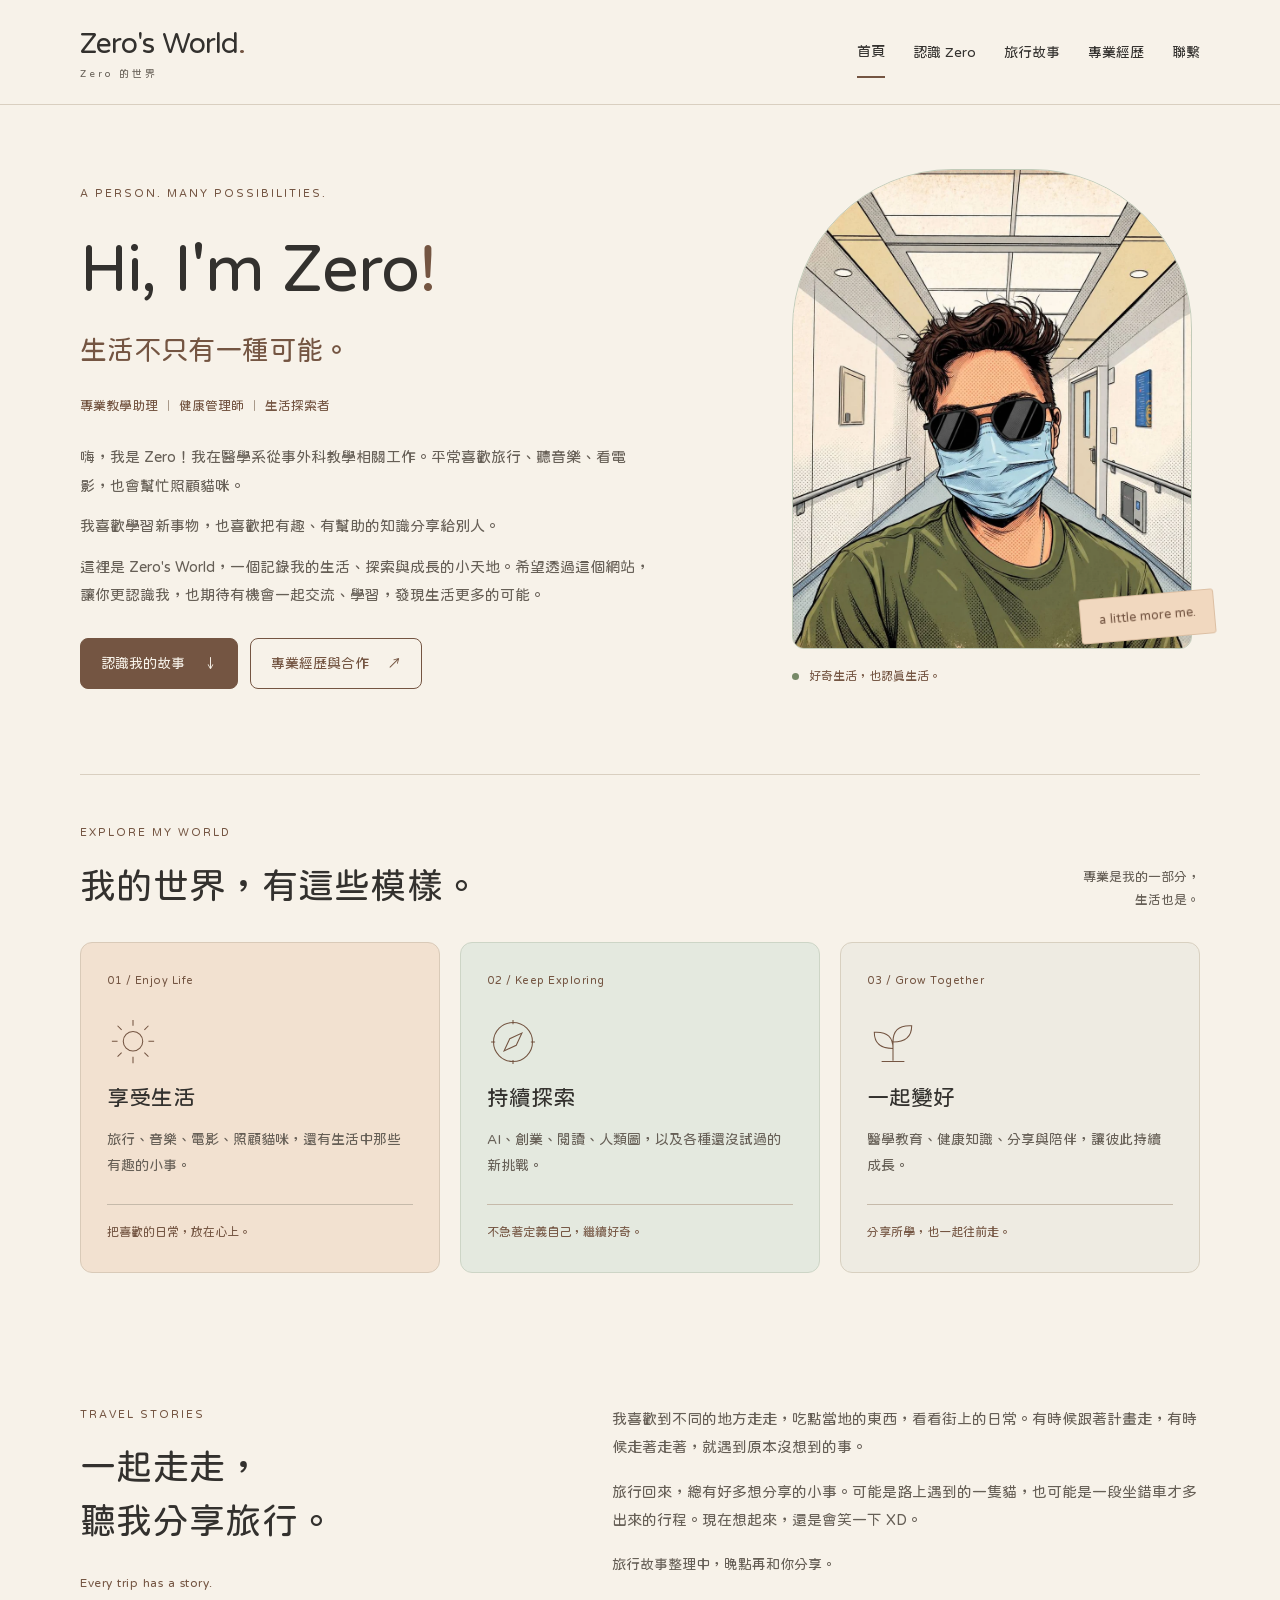
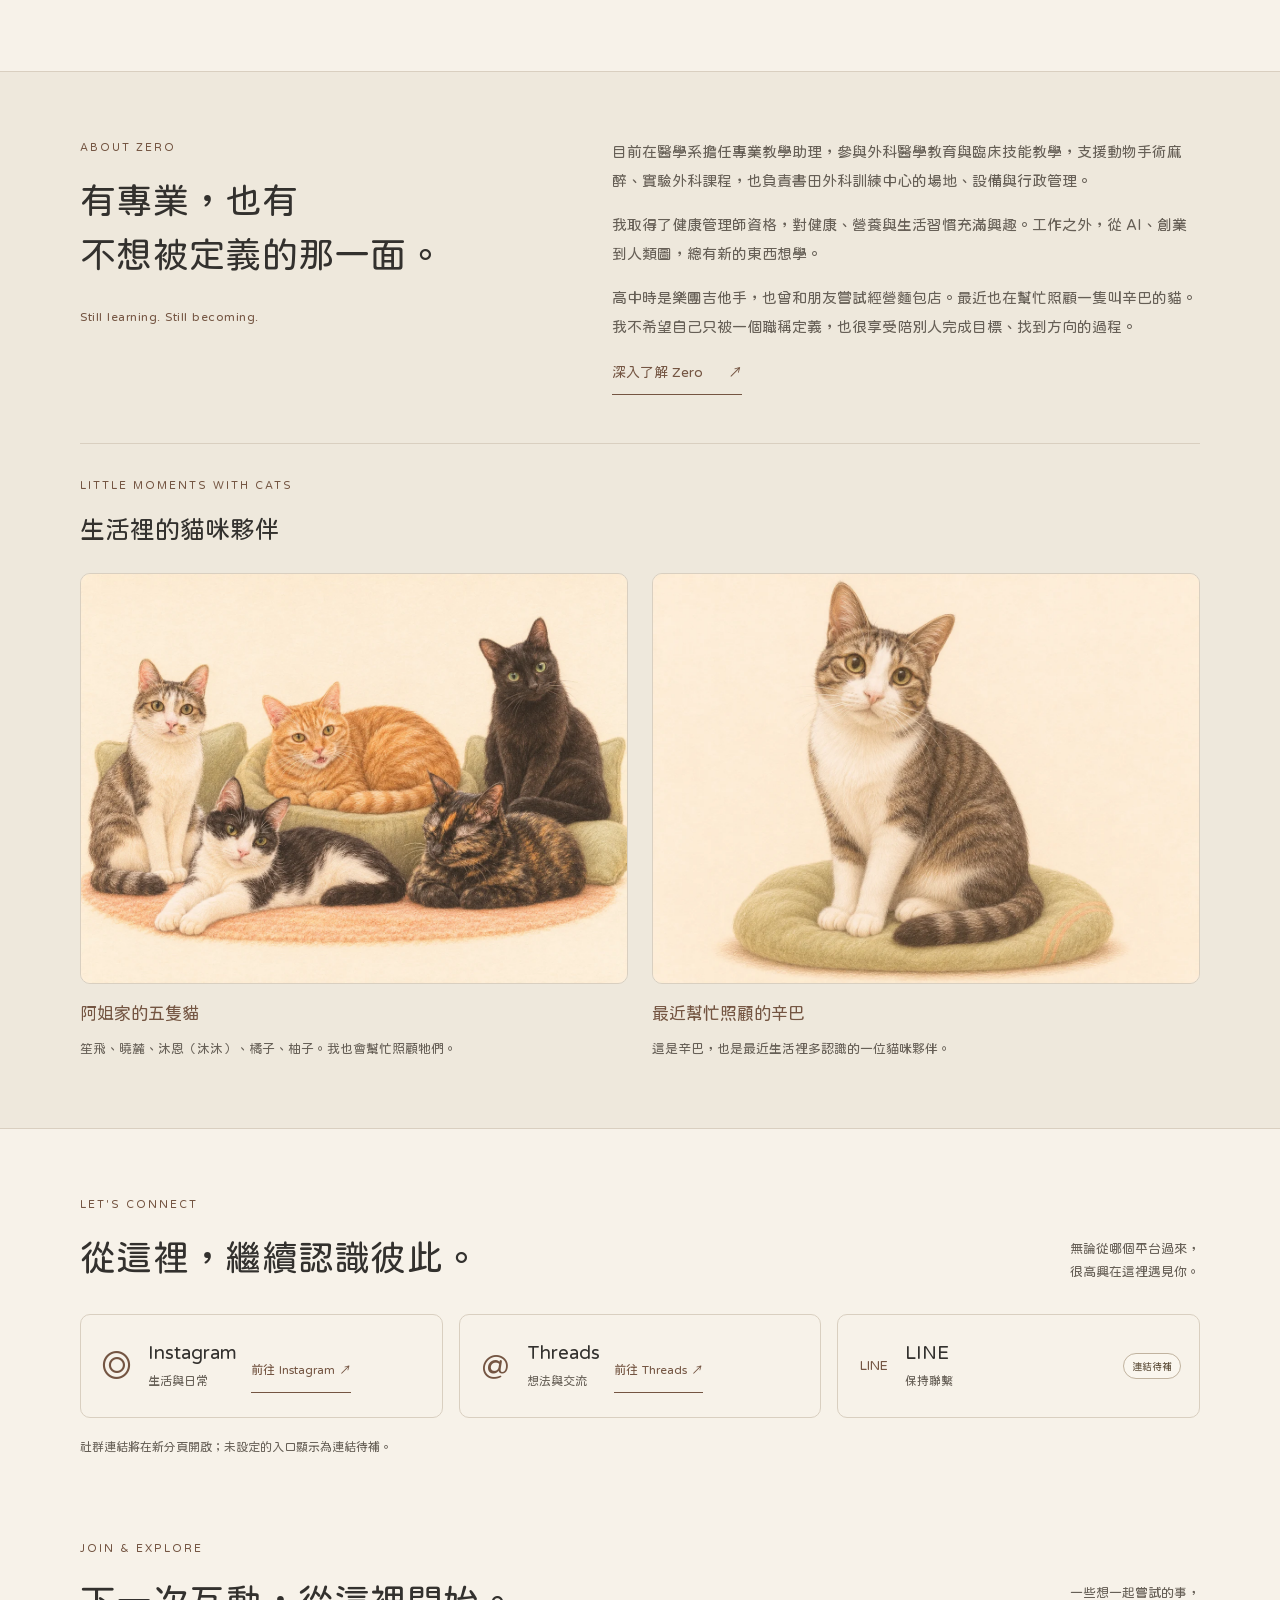
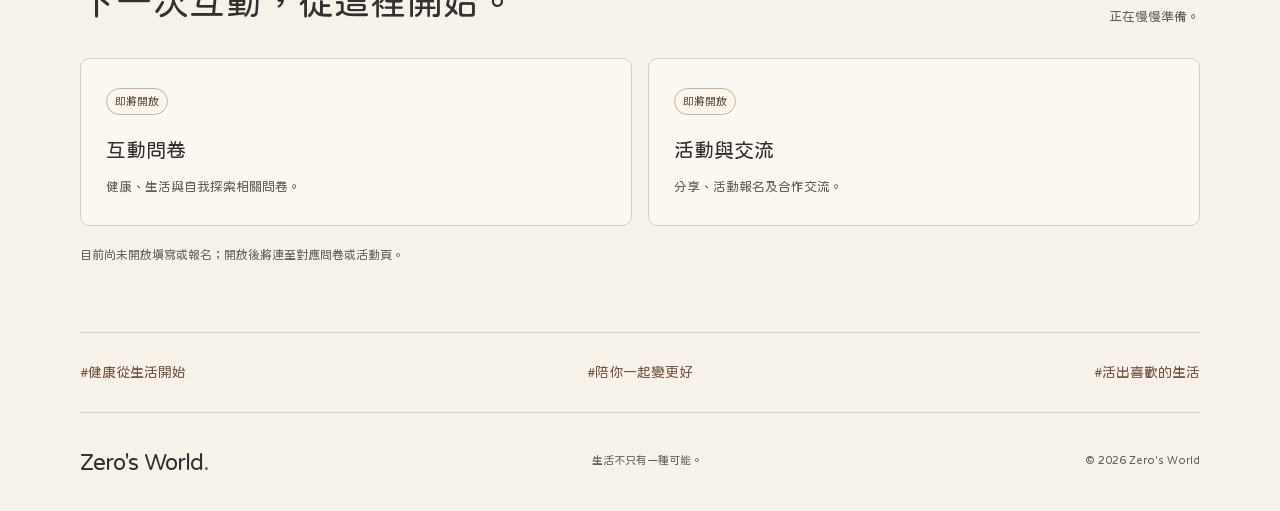
<file: index.html>
<!doctype html>
<html lang="zh-Hant"><head><meta charset="utf-8"><meta name="google-site-verification" content="SRLEIepvui5vZHTtfPM5VGub_wj83HuD4tlv1MhJq-g" /><meta name="viewport" content="width=device-width,initial-scale=1"><meta name="description" content="嗨，我是 Zero！專業教學助理、健康管理師與生活探索者。認識我的生活、專業背景與持續探索的故事。"><meta name="theme-color" content="#F7F2E9"><title>Zero's World｜Zero 的世界</title><link rel="stylesheet" href="styles.css?v=stories-index-20261105"><script defer src="config.js?v=portrait-20261105"></script><script defer src="site.js?v=20261127-social"></script><script defer src="view-counter.js?v=20261124-ga4"></script><script defer src="analytics.js?v=20261127-social"></script><link rel="canonical" href="https://d90019ij.github.io/zeros-world/"><meta property="og:title" content="Zero’s World｜腦洞系自由生活家"><meta property="og:description" content="旅行、AI 生活實驗、自我探索，一起發現生活的各種可能。"><meta property="og:type" content="website"><meta property="og:url" content="https://d90019ij.github.io/zeros-world/"><meta property="og:image" content="https://d90019ij.github.io/zeros-world/images/zero-world-brand-cover-v1.png"><meta property="og:image:width" content="1734"><meta property="og:image:height" content="907"><meta property="og:image:type" content="image/png"><meta property="og:image:alt" content="Zero’s World 品牌插畫，呈現 Zero、五隻貓咪、AI 機器人與旅行探索元素"></head>
<body>
<a class="skip-link" href="https://d90019ij.github.io/zeros-world/#main">跳至主要內容</a>
<header class="site-header"><div class="container header-inner"><a class="brand" href="https://d90019ij.github.io/zeros-world/" aria-label="Zero's World 首頁">Zero's World<span>.</span><small>Zero 的世界</small></a><nav aria-label="主要導覽"><a href="https://d90019ij.github.io/zeros-world/" aria-current="page">首頁</a><a href="https://d90019ij.github.io/zeros-world/#about">認識 Zero</a><a href="stories/">旅行故事</a><a href="experience.html">專業經歷</a><a href="https://d90019ij.github.io/zeros-world/#connect">聯繫</a></nav></div></header>
<main id="main">
<section class="container hero" aria-labelledby="hero-title">
  <div class="hero-copy"><p class="eyebrow">A person. Many possibilities.</p><h1 id="hero-title">Hi, I'm Zero<span class="accent">!</span></h1><p class="hero-subtitle">生活不只有一種可能。</p><p class="identity">專業教學助理 <span>｜</span> 健康管理師 <span>｜</span> 生活探索者</p><div class="hero-intro"><p>嗨，我是 Zero！我在醫學系從事外科教學相關工作。平常喜歡旅行、聽音樂、看電影，也會幫忙照顧貓咪。</p><p>我喜歡學習新事物，也喜歡把有趣、有幫助的知識分享給別人。</p><p>這裡是 Zero's World，一個記錄我的生活、探索與成長的小天地。希望透過這個網站，讓你更認識我，也期待有機會一起交流、學習，發現生活更多的可能。</p></div><div class="actions"><a class="button" href="https://d90019ij.github.io/zeros-world/#about">認識我的故事 <span aria-hidden="true">↓</span></a><a class="button secondary" href="experience.html">專業經歷與合作 <span aria-hidden="true">↗</span></a></div></div>
  <figure class="portrait-frame"><div class="photo-slot portrait" data-photo="portrait"><img src="images/zero-portrait-v1.webp" alt="Zero 的漫畫風肖像，戴著墨鏡與口罩、穿橄欖綠上衣" width="1100" height="1100" decoding="async" fetchpriority="high"></div><figcaption><span class="little-dot"></span> 好奇生活，也認真生活。</figcaption><span class="portrait-tag" aria-hidden="true">a little more me.</span></figure>
</section>
<section class="container section world-section" aria-labelledby="world-title"><div class="section-heading"><div><p class="eyebrow">Explore my world</p><h2 id="world-title">我的世界，有這些模樣。</h2></div><p class="section-aside">專業是我的一部分，<br>生活也是。</p></div><div class="world-grid">
  <article class="world-card life"><span class="card-index">01 / Enjoy Life</span><svg viewBox="0 0 64 64" class="line-icon" aria-hidden="true"><circle cx="32" cy="31" r="12"/><path d="M32 5v7m0 38v8M6 31h7m38 0h7M13 12l5 5m28 28 5 5M13 50l5-5m28-28 5-5"/></svg><h3>享受生活</h3><p>旅行、音樂、電影、照顧貓咪，還有生活中那些有趣的小事。</p><span class="card-note">把喜歡的日常，放在心上。</span></article>
  <article class="world-card explore"><span class="card-index">02 / Keep Exploring</span><svg viewBox="0 0 64 64" class="line-icon" aria-hidden="true"><circle cx="32" cy="32" r="24"/><path d="m43 21-7 15-15 7 7-15zM32 5v5m0 44v5M5 32h5m44 0h5"/></svg><h3>持續探索</h3><p>AI、創業、閱讀、人類圖，以及各種還沒試過的新挑戰。</p><span class="card-note">不急著定義自己，繼續好奇。</span></article>
  <article class="world-card together"><span class="card-index">03 / Grow Together</span><svg viewBox="0 0 64 64" class="line-icon" aria-hidden="true"><path d="M32 55V29M32 40C13 40 9 30 9 20c17-1 23 7 23 20Zm0-8C51 32 55 22 55 12c-17-1-23 7-23 20ZM18 56h28"/></svg><h3>一起變好</h3><p>醫學教育、健康知識、分享與陪伴，讓彼此持續成長。</p><span class="card-note">分享所學，也一起往前走。</span></article>
</div></section>
<section id="stories" class="container section travel-intro" aria-labelledby="stories-title"><div class="travel-intro-layout"><div><p class="eyebrow">Travel stories</p><h2 id="stories-title">一起走走，<br>聽我分享旅行。</h2><p class="margin-note">Every trip has a story.</p></div><div class="travel-intro-copy"><p>我喜歡到不同的地方走走，吃點當地的東西，看看街上的日常。有時候跟著計畫走，有時候走著走著，就遇到原本沒想到的事。</p><p>旅行回來，總有好多想分享的小事。可能是路上遇到的一隻貓，也可能是一段坐錯車才多出來的行程。現在想起來，還是會笑一下 XD。</p><p class="story-maintenance-note" style="font-size:14px;line-height:1.7;margin-top:18px">旅行故事整理中，晚點再和你分享。</p></div></div></section>
<section id="about" class="about-section section" aria-labelledby="about-title"><div class="container about-layout"><div><p class="eyebrow">About Zero</p><h2 id="about-title">有專業，也有<br>不想被定義的那一面。</h2><p class="margin-note">Still learning. Still becoming.</p></div><div class="about-copy"><p>目前在醫學系擔任專業教學助理，參與外科醫學教育與臨床技能教學，支援動物手術麻醉、實驗外科課程，也負責書田外科訓練中心的場地、設備與行政管理。</p><p>我取得了健康管理師資格，對健康、營養與生活習慣充滿興趣。工作之外，從 AI、創業到人類圖，總有新的東西想學。</p><p>高中時是樂團吉他手，也曾和朋友嘗試經營麵包店。最近也在幫忙照顧一隻叫辛巴的貓。我不希望自己只被一個職稱定義，也很享受陪別人完成目標、找到方向的過程。</p><a class="text-link" href="experience.html">深入了解 Zero <span aria-hidden="true">↗</span></a></div></div>
  <div class="container cat-memories">
    <p class="eyebrow">Little moments with cats</p>
    <h3>生活裡的貓咪夥伴</h3>
    <div class="cat-gallery">
      <figure>
        <img src="images/five-cats-v1.webp" alt="阿姐家的五貓插畫，由左到右是笙飛、曉麓、沐恩、橘子、柚子" width="1200" height="900" loading="lazy" decoding="async">
        <figcaption><strong>阿姐家的五隻貓</strong><p>笙飛、曉麓、沐恩（沐沐）、橘子、柚子。我也會幫忙照顧牠們。</p></figcaption>
      </figure>
      <figure>
        <img src="images/simba-v1.webp" alt="辛巴的鉛筆繪本風插畫，坐在鼠尾草綠靠墊上的虎斑白貓" width="1200" height="900" loading="lazy" decoding="async">
        <figcaption><strong>最近幫忙照顧的辛巴</strong><p>這是辛巴，也是最近生活裡多認識的一位貓咪夥伴。</p></figcaption>
      </figure>
    </div>
  </div>
</section>
<section id="connect" class="container section" aria-labelledby="connect-title"><div class="section-heading"><div><p class="eyebrow">Let's connect</p><h2 id="connect-title">從這裡，繼續認識彼此。</h2></div><p class="section-aside">無論從哪個平台過來，<br>很高興在這裡遇見你。</p></div><div class="social-grid" data-social-links>
  <div class="social-item"><span class="social-mark" aria-hidden="true">◎</span><div><h3>Instagram</h3><p>生活與日常</p></div><span class="status">連結待補</span></div>
  <div class="social-item"><span class="social-mark" aria-hidden="true">@</span><div><h3>Threads</h3><p>想法與交流</p></div><span class="status">連結待補</span></div>
  <div class="social-item"><span class="social-mark small" aria-hidden="true">LINE</span><div><h3>LINE</h3><p>保持聯繫</p></div><span class="status">連結待補</span></div>
</div><p class="helper-text" data-social-note>公開社群網址待提供；設定完成後即可前往。</p></section>
<section id="join" class="container section join-section" aria-labelledby="join-title"><div class="section-heading"><div><p class="eyebrow">Join & explore</p><h2 id="join-title">下一次互動，從這裡開始。</h2></div><p class="section-aside">一些想一起嘗試的事，<br>正在慢慢準備。</p></div><div class="join-grid" data-opportunities>
  <article class="join-card"><span class="status">即將開放</span><h3>互動問卷</h3><p>健康、生活與自我探索相關問卷。</p></article>
  <article class="join-card"><span class="status">即將開放</span><h3>活動與交流</h3><p>分享、活動報名及合作交流。</p></article>
</div><p class="helper-text" data-join-note>目前尚未開放填寫或報名；開放後將連至對應問卷或活動頁。</p></section>
<div class="container brand-tags" aria-label="品牌理念"><span>#健康從生活開始</span><span>#陪你一起變更好</span><span>#活出喜歡的生活</span></div>
</main><footer class="container footer"><a class="brand footer-brand" href="https://d90019ij.github.io/zeros-world/">Zero's World<span>.</span></a><p>生活不只有一種可能。</p><small>© 2026 Zero's World</small></footer>
</body></html>
</file>
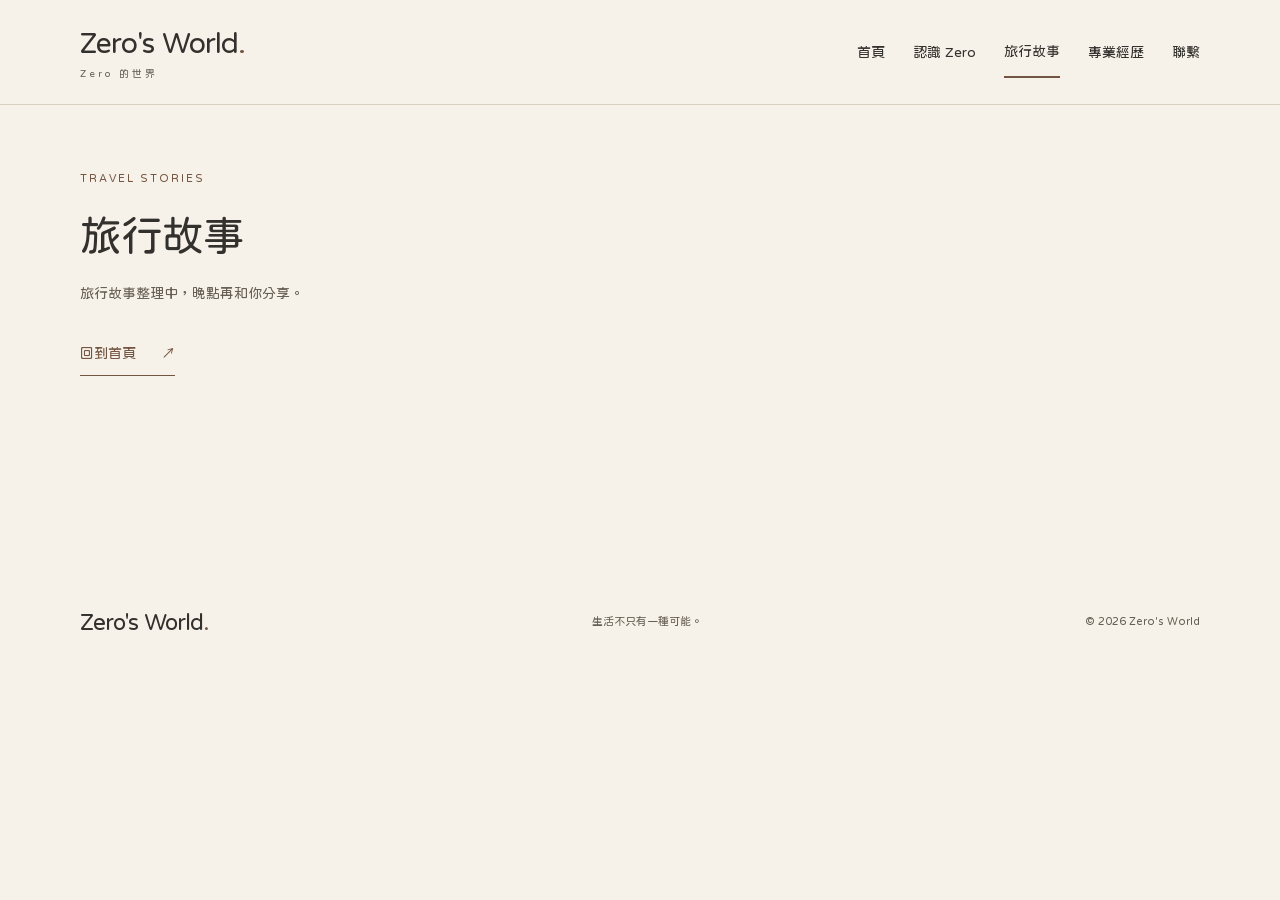
<file: stories/index.html>
<!doctype html>
<html lang="zh-Hant"><head><meta charset="utf-8"><meta name="viewport" content="width=device-width,initial-scale=1"><title>旅行故事整理中｜Zero’s World</title><meta name="description" content="旅行故事整理中，晚點再和你分享。"><meta name="robots" content="noindex, nofollow, noarchive"><meta name="theme-color" content="#F7F2E9"><link rel="canonical" href="https://d90019ij.github.io/zeros-world/stories/"><meta property="og:title" content="旅行故事整理中｜Zero’s World"><meta property="og:description" content="旅行故事整理中，晚點再和你分享。"><meta property="og:type" content="website"><meta property="og:url" content="https://d90019ij.github.io/zeros-world/stories/"><link rel="stylesheet" href="../styles.css?v=maintenance-20261127"><script defer src="../view-counter.js?v=20261124-ga4"></script><script defer src="../analytics.js?v=20261124"></script><style>.maintenance{min-height:52vh;padding-block:64px}.maintenance h1{font-size:clamp(30px,4vw,42px)}.maintenance-note{font-size:14px;line-height:1.7;margin-top:15px}.maintenance .text-link{margin-top:26px}@media(max-width:760px){.maintenance{padding-block:42px}}</style></head>
<body><a class="skip-link" href="#main">跳至主要內容</a><header class="site-header"><div class="container header-inner"><a class="brand" href="../" aria-label="Zero's World 首頁">Zero's World<span>.</span><small>Zero 的世界</small></a><nav aria-label="主要導覽"><a href="../">首頁</a><a href="../#about">認識 Zero</a><a href="../stories/" aria-current="page">旅行故事</a><a href="../experience.html">專業經歷</a><a href="../#connect">聯繫</a></nav></div></header><main id="main" class="container maintenance"><p class="eyebrow">Travel stories</p><h1>旅行故事</h1><p class="maintenance-note">旅行故事整理中，晚點再和你分享。</p><a class="text-link" href="../">回到首頁 <span aria-hidden="true">↗</span></a></main><footer class="container footer"><a class="brand footer-brand" href="../">Zero's World<span>.</span></a><p>生活不只有一種可能。</p><small>© 2026 Zero's World</small></footer></body></html>
</file>
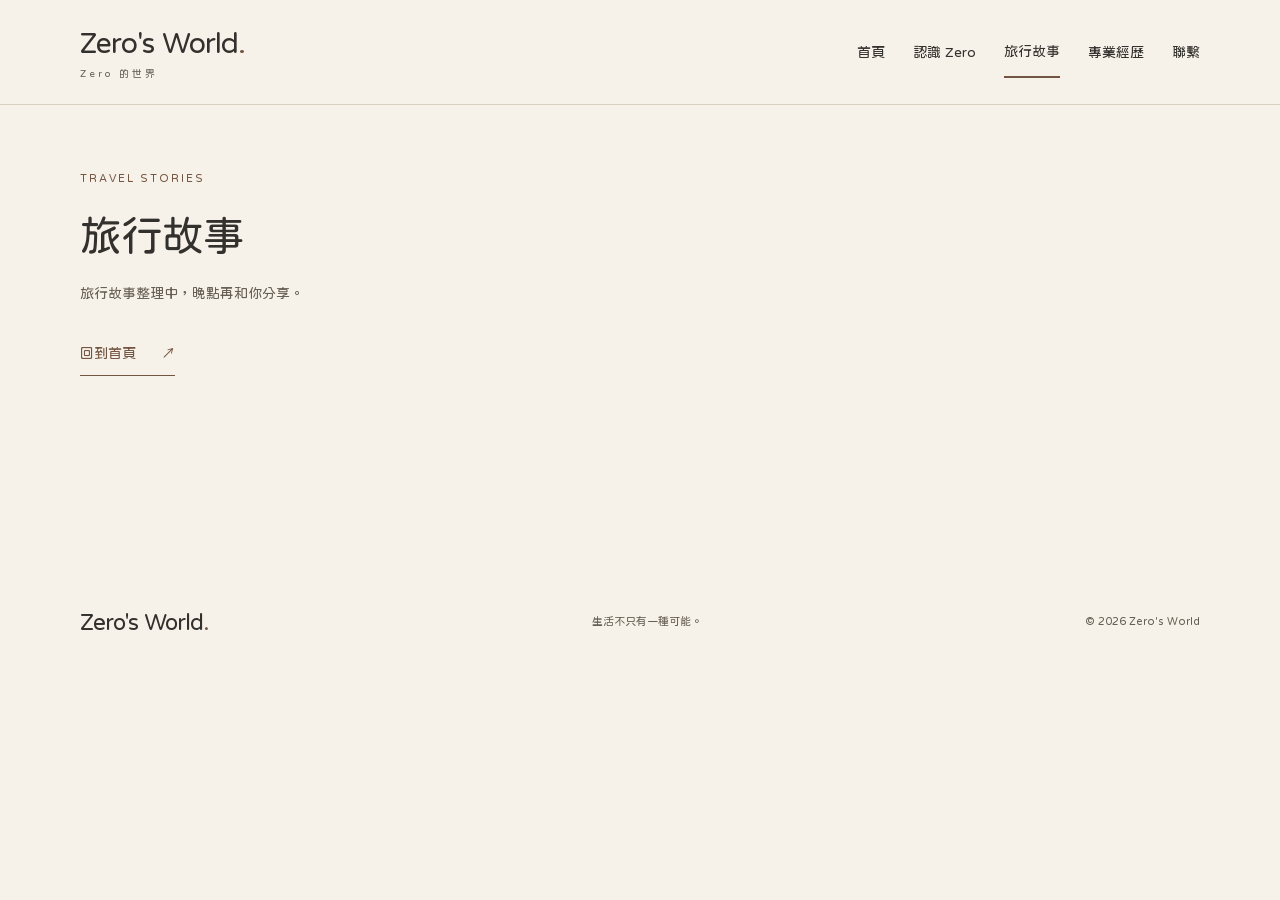
<file: stories/family/index.html>
<!doctype html>
<html lang="zh-Hant"><head><meta charset="utf-8"><meta name="viewport" content="width=device-width,initial-scale=1"><title>旅行故事整理中｜Zero’s World</title><meta name="description" content="旅行故事整理中，晚點再和你分享。"><meta name="robots" content="noindex, nofollow, noarchive"><meta name="theme-color" content="#F7F2E9"><link rel="canonical" href="https://d90019ij.github.io/zeros-world/stories/family/"><meta property="og:title" content="旅行故事整理中｜Zero’s World"><meta property="og:description" content="旅行故事整理中，晚點再和你分享。"><meta property="og:type" content="website"><meta property="og:url" content="https://d90019ij.github.io/zeros-world/stories/family/"><link rel="stylesheet" href="../../styles.css?v=maintenance-20261127"><script defer src="../../view-counter.js?v=20261124-ga4"></script><script defer src="../../analytics.js?v=20261124"></script><style>.maintenance{min-height:52vh;padding-block:64px}.maintenance h1{font-size:clamp(30px,4vw,42px)}.maintenance-note{font-size:14px;line-height:1.7;margin-top:15px}.maintenance .text-link{margin-top:26px}@media(max-width:760px){.maintenance{padding-block:42px}}</style></head>
<body><a class="skip-link" href="#main">跳至主要內容</a><header class="site-header"><div class="container header-inner"><a class="brand" href="../../" aria-label="Zero's World 首頁">Zero's World<span>.</span><small>Zero 的世界</small></a><nav aria-label="主要導覽"><a href="../../">首頁</a><a href="../../#about">認識 Zero</a><a href="../../stories/" aria-current="page">旅行故事</a><a href="../../experience.html">專業經歷</a><a href="../../#connect">聯繫</a></nav></div></header><main id="main" class="container maintenance"><p class="eyebrow">Travel stories</p><h1>旅行故事</h1><p class="maintenance-note">旅行故事整理中，晚點再和你分享。</p><a class="text-link" href="../../">回到首頁 <span aria-hidden="true">↗</span></a></main><footer class="container footer"><a class="brand footer-brand" href="../../">Zero's World<span>.</span></a><p>生活不只有一種可能。</p><small>© 2026 Zero's World</small></footer></body></html>
</file>
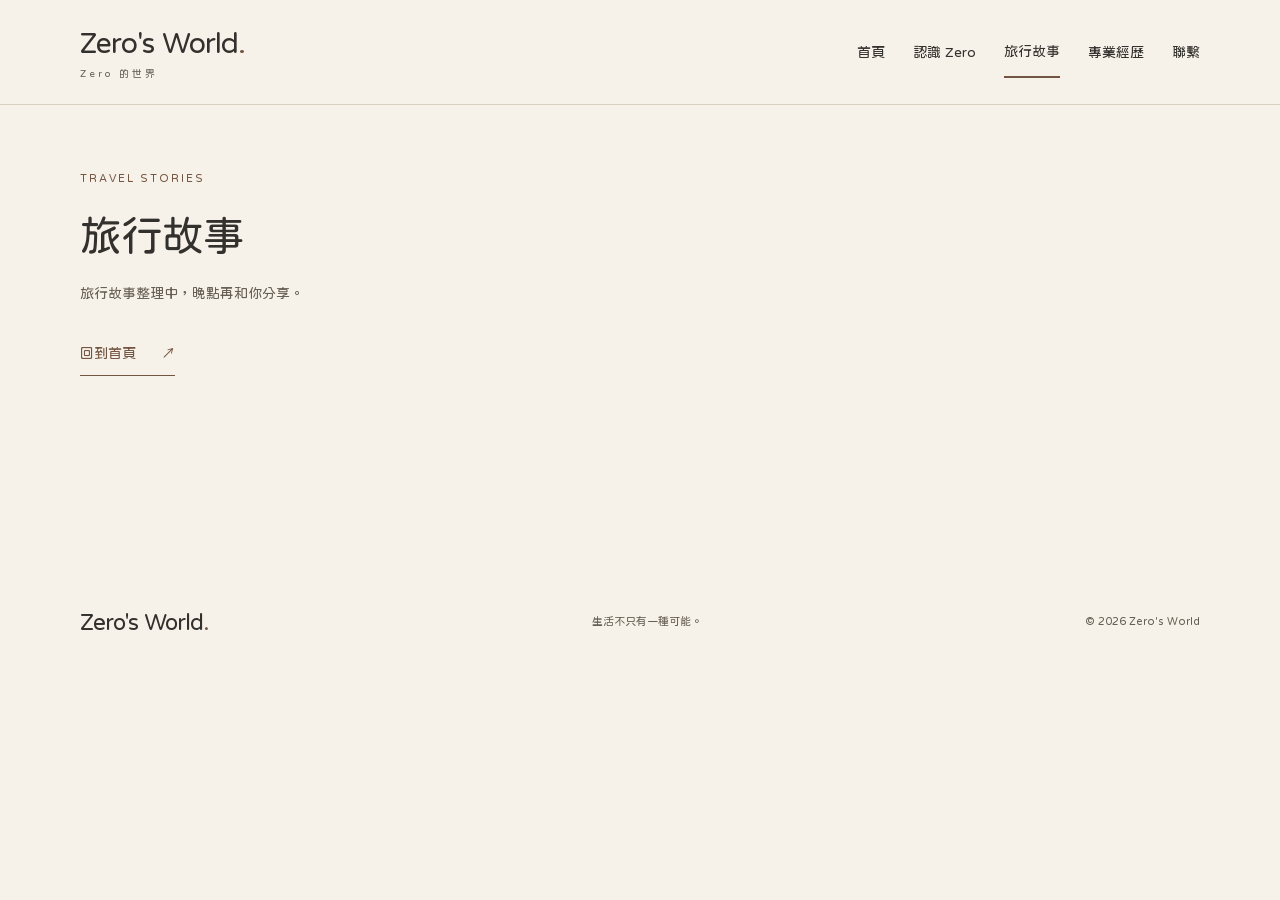
<file: stories/korea-day-1/index.html>
<!doctype html>
<html lang="zh-Hant"><head><meta charset="utf-8"><meta name="viewport" content="width=device-width,initial-scale=1"><title>旅行故事整理中｜Zero’s World</title><meta name="description" content="旅行故事整理中，晚點再和你分享。"><meta name="robots" content="noindex, nofollow, noarchive"><meta name="theme-color" content="#F7F2E9"><link rel="canonical" href="https://d90019ij.github.io/zeros-world/stories/korea-day-1/"><meta property="og:title" content="旅行故事整理中｜Zero’s World"><meta property="og:description" content="旅行故事整理中，晚點再和你分享。"><meta property="og:type" content="website"><meta property="og:url" content="https://d90019ij.github.io/zeros-world/stories/korea-day-1/"><link rel="stylesheet" href="../../styles.css?v=maintenance-20261127"><script defer src="../../view-counter.js?v=20261124-ga4"></script><script defer src="../../analytics.js?v=20261124"></script><style>.maintenance{min-height:52vh;padding-block:64px}.maintenance h1{font-size:clamp(30px,4vw,42px)}.maintenance-note{font-size:14px;line-height:1.7;margin-top:15px}.maintenance .text-link{margin-top:26px}@media(max-width:760px){.maintenance{padding-block:42px}}</style></head>
<body><a class="skip-link" href="#main">跳至主要內容</a><header class="site-header"><div class="container header-inner"><a class="brand" href="../../" aria-label="Zero's World 首頁">Zero's World<span>.</span><small>Zero 的世界</small></a><nav aria-label="主要導覽"><a href="../../">首頁</a><a href="../../#about">認識 Zero</a><a href="../../stories/" aria-current="page">旅行故事</a><a href="../../experience.html">專業經歷</a><a href="../../#connect">聯繫</a></nav></div></header><main id="main" class="container maintenance"><p class="eyebrow">Travel stories</p><h1>旅行故事</h1><p class="maintenance-note">旅行故事整理中，晚點再和你分享。</p><a class="text-link" href="../../">回到首頁 <span aria-hidden="true">↗</span></a></main><footer class="container footer"><a class="brand footer-brand" href="../../">Zero's World<span>.</span></a><p>生活不只有一種可能。</p><small>© 2026 Zero's World</small></footer></body></html>
</file>
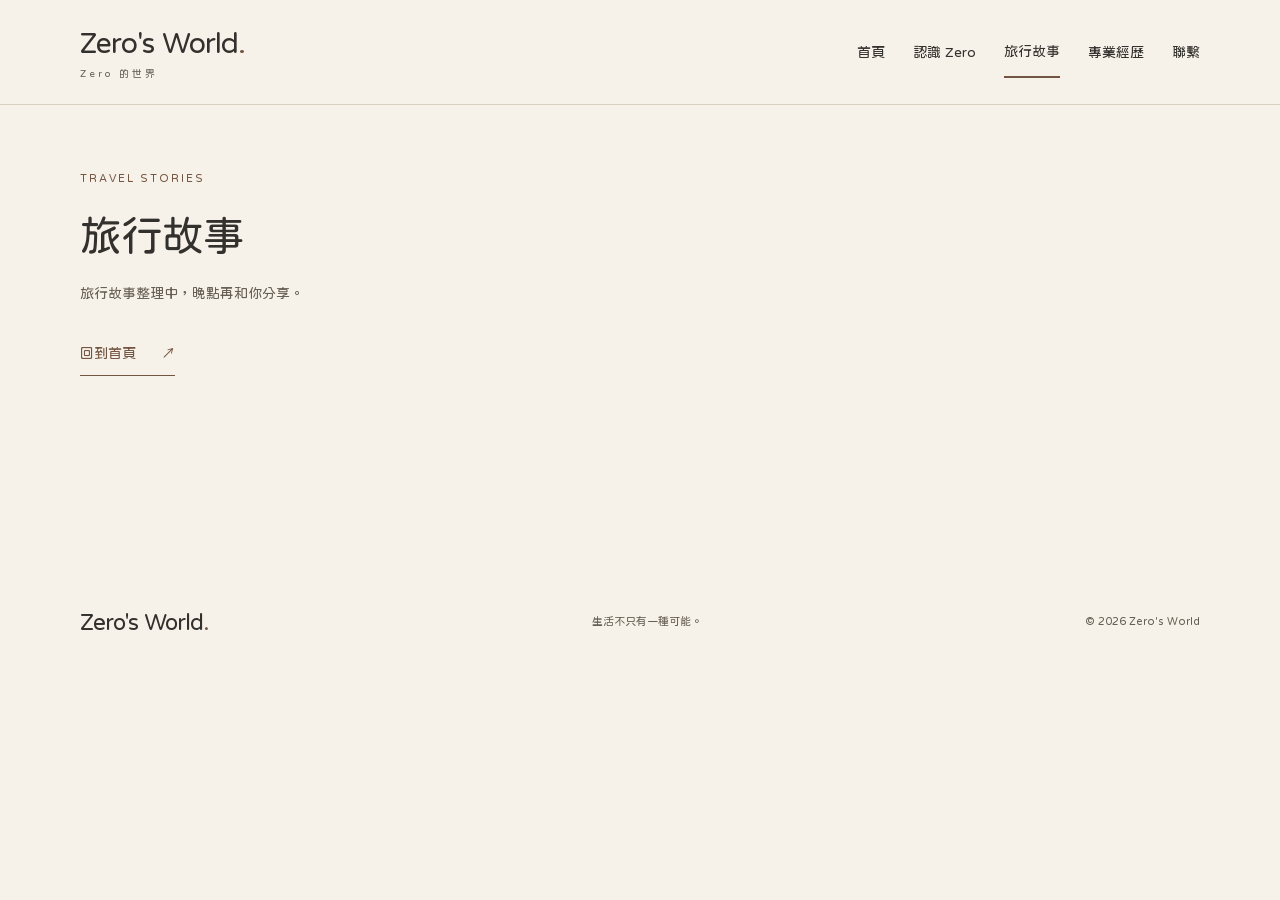
<file: stories/korea-day-2/index.html>
<!doctype html>
<html lang="zh-Hant"><head><meta charset="utf-8"><meta name="viewport" content="width=device-width,initial-scale=1"><title>旅行故事整理中｜Zero’s World</title><meta name="description" content="旅行故事整理中，晚點再和你分享。"><meta name="robots" content="noindex, nofollow, noarchive"><meta name="theme-color" content="#F7F2E9"><link rel="canonical" href="https://d90019ij.github.io/zeros-world/stories/korea-day-2/"><meta property="og:title" content="旅行故事整理中｜Zero’s World"><meta property="og:description" content="旅行故事整理中，晚點再和你分享。"><meta property="og:type" content="website"><meta property="og:url" content="https://d90019ij.github.io/zeros-world/stories/korea-day-2/"><link rel="stylesheet" href="../../styles.css?v=maintenance-20261127"><script defer src="../../view-counter.js?v=20261124-ga4"></script><script defer src="../../analytics.js?v=20261124"></script><style>.maintenance{min-height:52vh;padding-block:64px}.maintenance h1{font-size:clamp(30px,4vw,42px)}.maintenance-note{font-size:14px;line-height:1.7;margin-top:15px}.maintenance .text-link{margin-top:26px}@media(max-width:760px){.maintenance{padding-block:42px}}</style></head>
<body><a class="skip-link" href="#main">跳至主要內容</a><header class="site-header"><div class="container header-inner"><a class="brand" href="../../" aria-label="Zero's World 首頁">Zero's World<span>.</span><small>Zero 的世界</small></a><nav aria-label="主要導覽"><a href="../../">首頁</a><a href="../../#about">認識 Zero</a><a href="../../stories/" aria-current="page">旅行故事</a><a href="../../experience.html">專業經歷</a><a href="../../#connect">聯繫</a></nav></div></header><main id="main" class="container maintenance"><p class="eyebrow">Travel stories</p><h1>旅行故事</h1><p class="maintenance-note">旅行故事整理中，晚點再和你分享。</p><a class="text-link" href="../../">回到首頁 <span aria-hidden="true">↗</span></a></main><footer class="container footer"><a class="brand footer-brand" href="../../">Zero's World<span>.</span></a><p>生活不只有一種可能。</p><small>© 2026 Zero's World</small></footer></body></html>
</file>
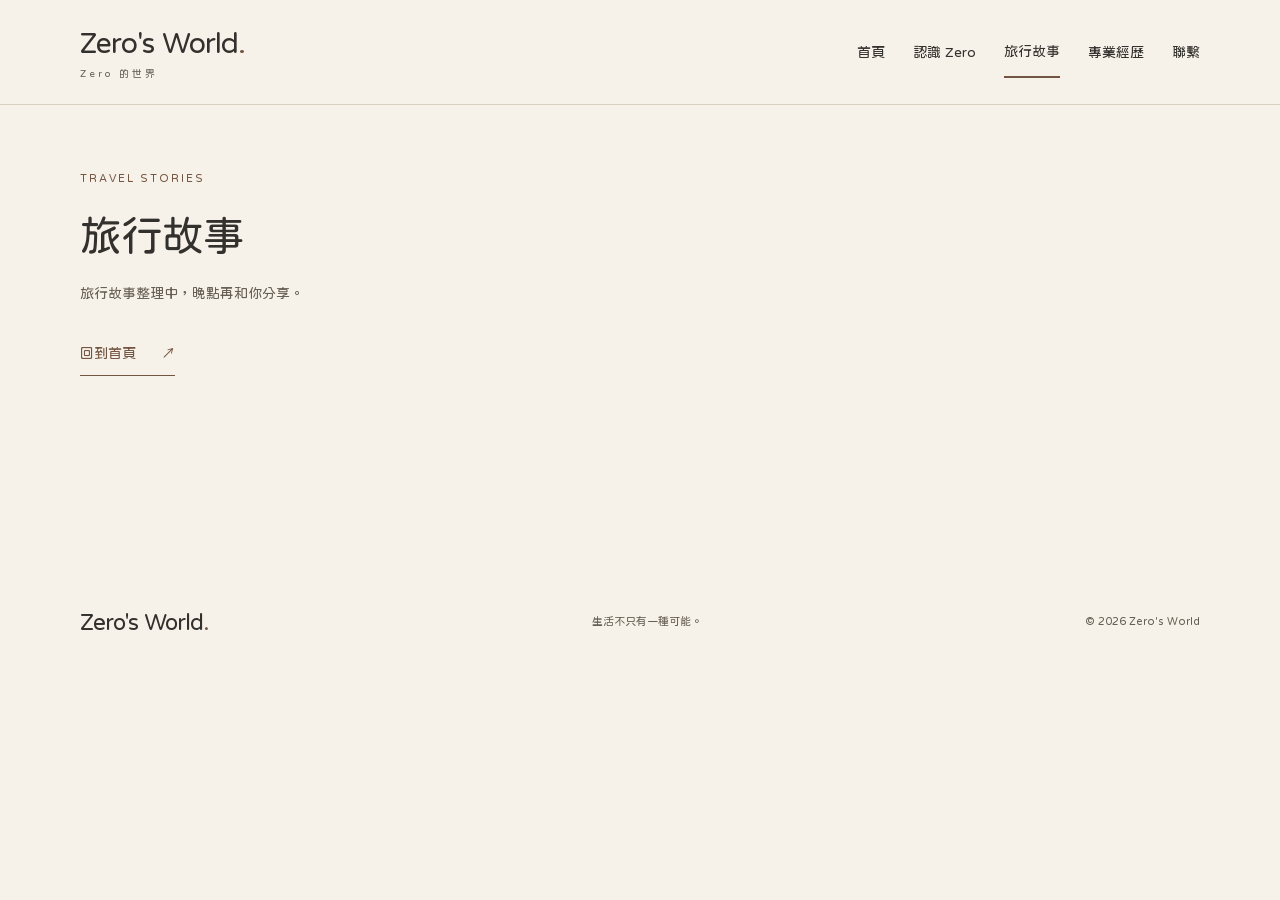
<file: stories/korea-day-3/index.html>
<!doctype html>
<html lang="zh-Hant"><head><meta charset="utf-8"><meta name="viewport" content="width=device-width,initial-scale=1"><title>旅行故事整理中｜Zero’s World</title><meta name="description" content="旅行故事整理中，晚點再和你分享。"><meta name="robots" content="noindex, nofollow, noarchive"><meta name="theme-color" content="#F7F2E9"><link rel="canonical" href="https://d90019ij.github.io/zeros-world/stories/korea-day-3/"><meta property="og:title" content="旅行故事整理中｜Zero’s World"><meta property="og:description" content="旅行故事整理中，晚點再和你分享。"><meta property="og:type" content="website"><meta property="og:url" content="https://d90019ij.github.io/zeros-world/stories/korea-day-3/"><link rel="stylesheet" href="../../styles.css?v=maintenance-20261127"><script defer src="../../view-counter.js?v=20261124-ga4"></script><script defer src="../../analytics.js?v=20261124"></script><style>.maintenance{min-height:52vh;padding-block:64px}.maintenance h1{font-size:clamp(30px,4vw,42px)}.maintenance-note{font-size:14px;line-height:1.7;margin-top:15px}.maintenance .text-link{margin-top:26px}@media(max-width:760px){.maintenance{padding-block:42px}}</style></head>
<body><a class="skip-link" href="#main">跳至主要內容</a><header class="site-header"><div class="container header-inner"><a class="brand" href="../../" aria-label="Zero's World 首頁">Zero's World<span>.</span><small>Zero 的世界</small></a><nav aria-label="主要導覽"><a href="../../">首頁</a><a href="../../#about">認識 Zero</a><a href="../../stories/" aria-current="page">旅行故事</a><a href="../../experience.html">專業經歷</a><a href="../../#connect">聯繫</a></nav></div></header><main id="main" class="container maintenance"><p class="eyebrow">Travel stories</p><h1>旅行故事</h1><p class="maintenance-note">旅行故事整理中，晚點再和你分享。</p><a class="text-link" href="../../">回到首頁 <span aria-hidden="true">↗</span></a></main><footer class="container footer"><a class="brand footer-brand" href="../../">Zero's World<span>.</span></a><p>生活不只有一種可能。</p><small>© 2026 Zero's World</small></footer></body></html>
</file>
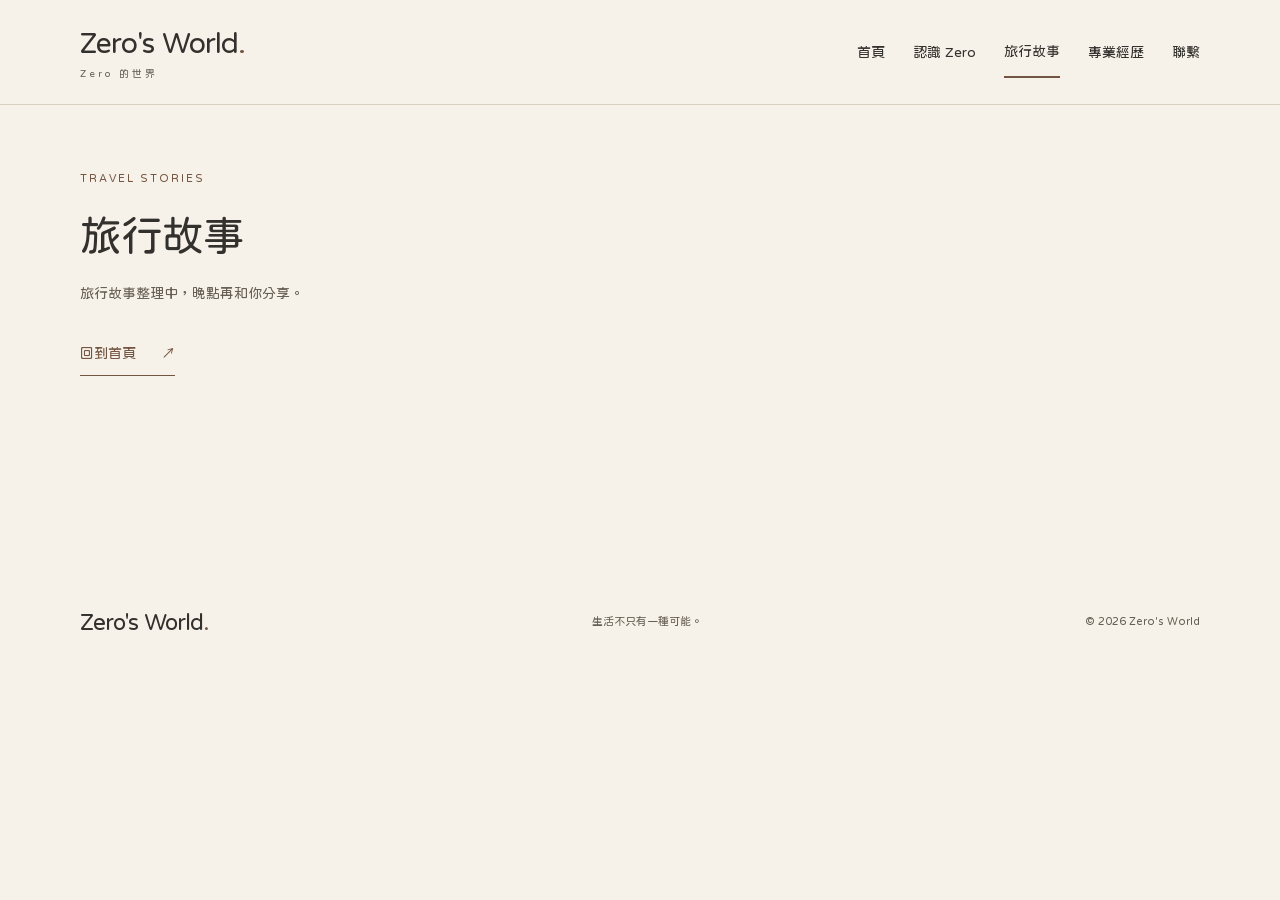
<file: stories/korea/index.html>
<!doctype html>
<html lang="zh-Hant"><head><meta charset="utf-8"><meta name="viewport" content="width=device-width,initial-scale=1"><title>旅行故事整理中｜Zero’s World</title><meta name="description" content="旅行故事整理中，晚點再和你分享。"><meta name="robots" content="noindex, nofollow, noarchive"><meta name="theme-color" content="#F7F2E9"><link rel="canonical" href="https://d90019ij.github.io/zeros-world/stories/korea/"><meta property="og:title" content="旅行故事整理中｜Zero’s World"><meta property="og:description" content="旅行故事整理中，晚點再和你分享。"><meta property="og:type" content="website"><meta property="og:url" content="https://d90019ij.github.io/zeros-world/stories/korea/"><link rel="stylesheet" href="../../styles.css?v=maintenance-20261127"><script defer src="../../view-counter.js?v=20261124-ga4"></script><script defer src="../../analytics.js?v=20261124"></script><style>.maintenance{min-height:52vh;padding-block:64px}.maintenance h1{font-size:clamp(30px,4vw,42px)}.maintenance-note{font-size:14px;line-height:1.7;margin-top:15px}.maintenance .text-link{margin-top:26px}@media(max-width:760px){.maintenance{padding-block:42px}}</style></head>
<body><a class="skip-link" href="#main">跳至主要內容</a><header class="site-header"><div class="container header-inner"><a class="brand" href="../../" aria-label="Zero's World 首頁">Zero's World<span>.</span><small>Zero 的世界</small></a><nav aria-label="主要導覽"><a href="../../">首頁</a><a href="../../#about">認識 Zero</a><a href="../../stories/" aria-current="page">旅行故事</a><a href="../../experience.html">專業經歷</a><a href="../../#connect">聯繫</a></nav></div></header><main id="main" class="container maintenance"><p class="eyebrow">Travel stories</p><h1>旅行故事</h1><p class="maintenance-note">旅行故事整理中，晚點再和你分享。</p><a class="text-link" href="../../">回到首頁 <span aria-hidden="true">↗</span></a></main><footer class="container footer"><a class="brand footer-brand" href="../../">Zero's World<span>.</span></a><p>生活不只有一種可能。</p><small>© 2026 Zero's World</small></footer></body></html>
</file>
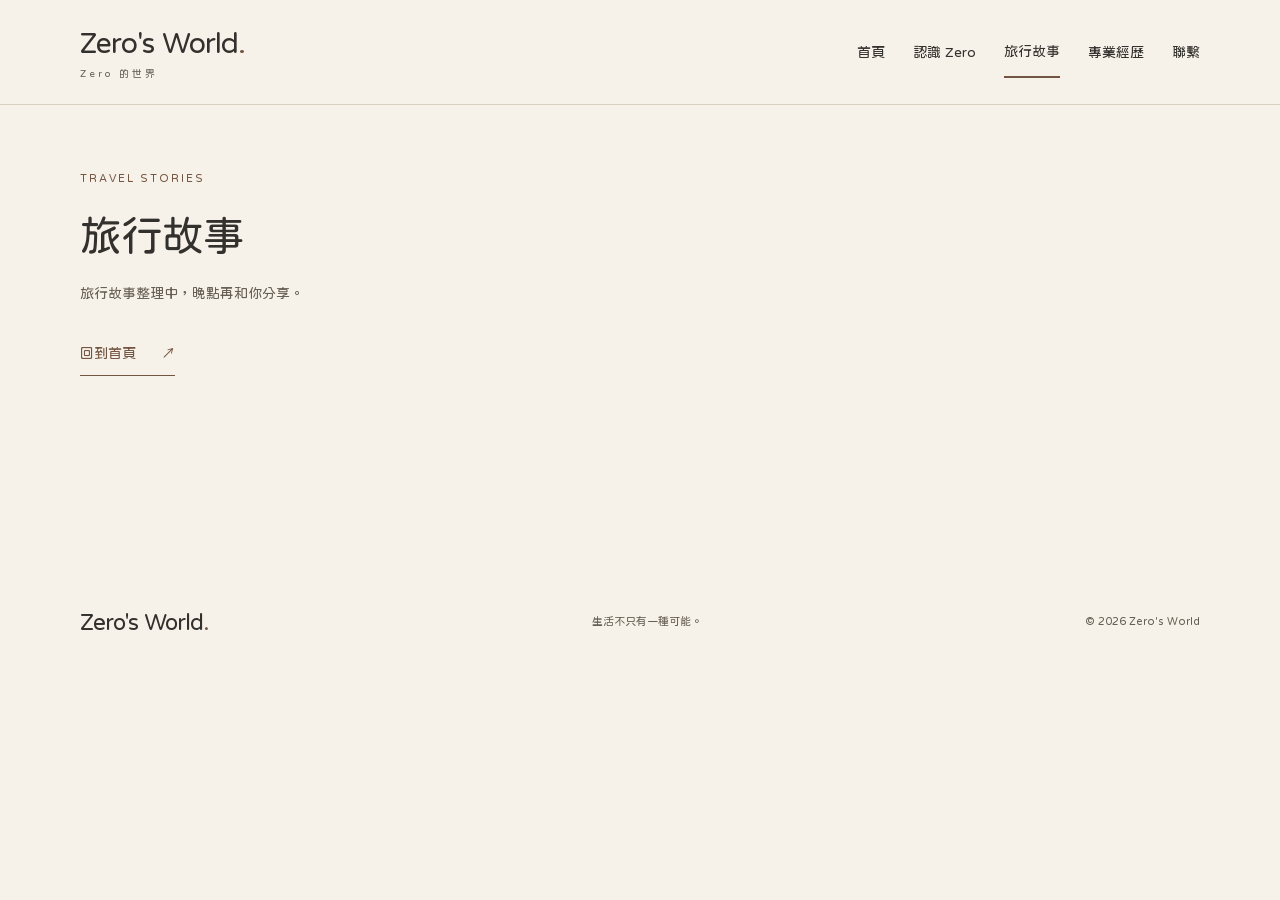
<file: stories/macau/index.html>
<!doctype html>
<html lang="zh-Hant"><head><meta charset="utf-8"><meta name="viewport" content="width=device-width,initial-scale=1"><title>旅行故事整理中｜Zero’s World</title><meta name="description" content="旅行故事整理中，晚點再和你分享。"><meta name="robots" content="noindex, nofollow, noarchive"><meta name="theme-color" content="#F7F2E9"><link rel="canonical" href="https://d90019ij.github.io/zeros-world/stories/macau/"><meta property="og:title" content="旅行故事整理中｜Zero’s World"><meta property="og:description" content="旅行故事整理中，晚點再和你分享。"><meta property="og:type" content="website"><meta property="og:url" content="https://d90019ij.github.io/zeros-world/stories/macau/"><link rel="stylesheet" href="../../styles.css?v=maintenance-20261127"><script defer src="../../view-counter.js?v=20261124-ga4"></script><script defer src="../../analytics.js?v=20261124"></script><style>.maintenance{min-height:52vh;padding-block:64px}.maintenance h1{font-size:clamp(30px,4vw,42px)}.maintenance-note{font-size:14px;line-height:1.7;margin-top:15px}.maintenance .text-link{margin-top:26px}@media(max-width:760px){.maintenance{padding-block:42px}}</style></head>
<body><a class="skip-link" href="#main">跳至主要內容</a><header class="site-header"><div class="container header-inner"><a class="brand" href="../../" aria-label="Zero's World 首頁">Zero's World<span>.</span><small>Zero 的世界</small></a><nav aria-label="主要導覽"><a href="../../">首頁</a><a href="../../#about">認識 Zero</a><a href="../../stories/" aria-current="page">旅行故事</a><a href="../../experience.html">專業經歷</a><a href="../../#connect">聯繫</a></nav></div></header><main id="main" class="container maintenance"><p class="eyebrow">Travel stories</p><h1>旅行故事</h1><p class="maintenance-note">旅行故事整理中，晚點再和你分享。</p><a class="text-link" href="../../">回到首頁 <span aria-hidden="true">↗</span></a></main><footer class="container footer"><a class="brand footer-brand" href="../../">Zero's World<span>.</span></a><p>生活不只有一種可能。</p><small>© 2026 Zero's World</small></footer></body></html>
</file>
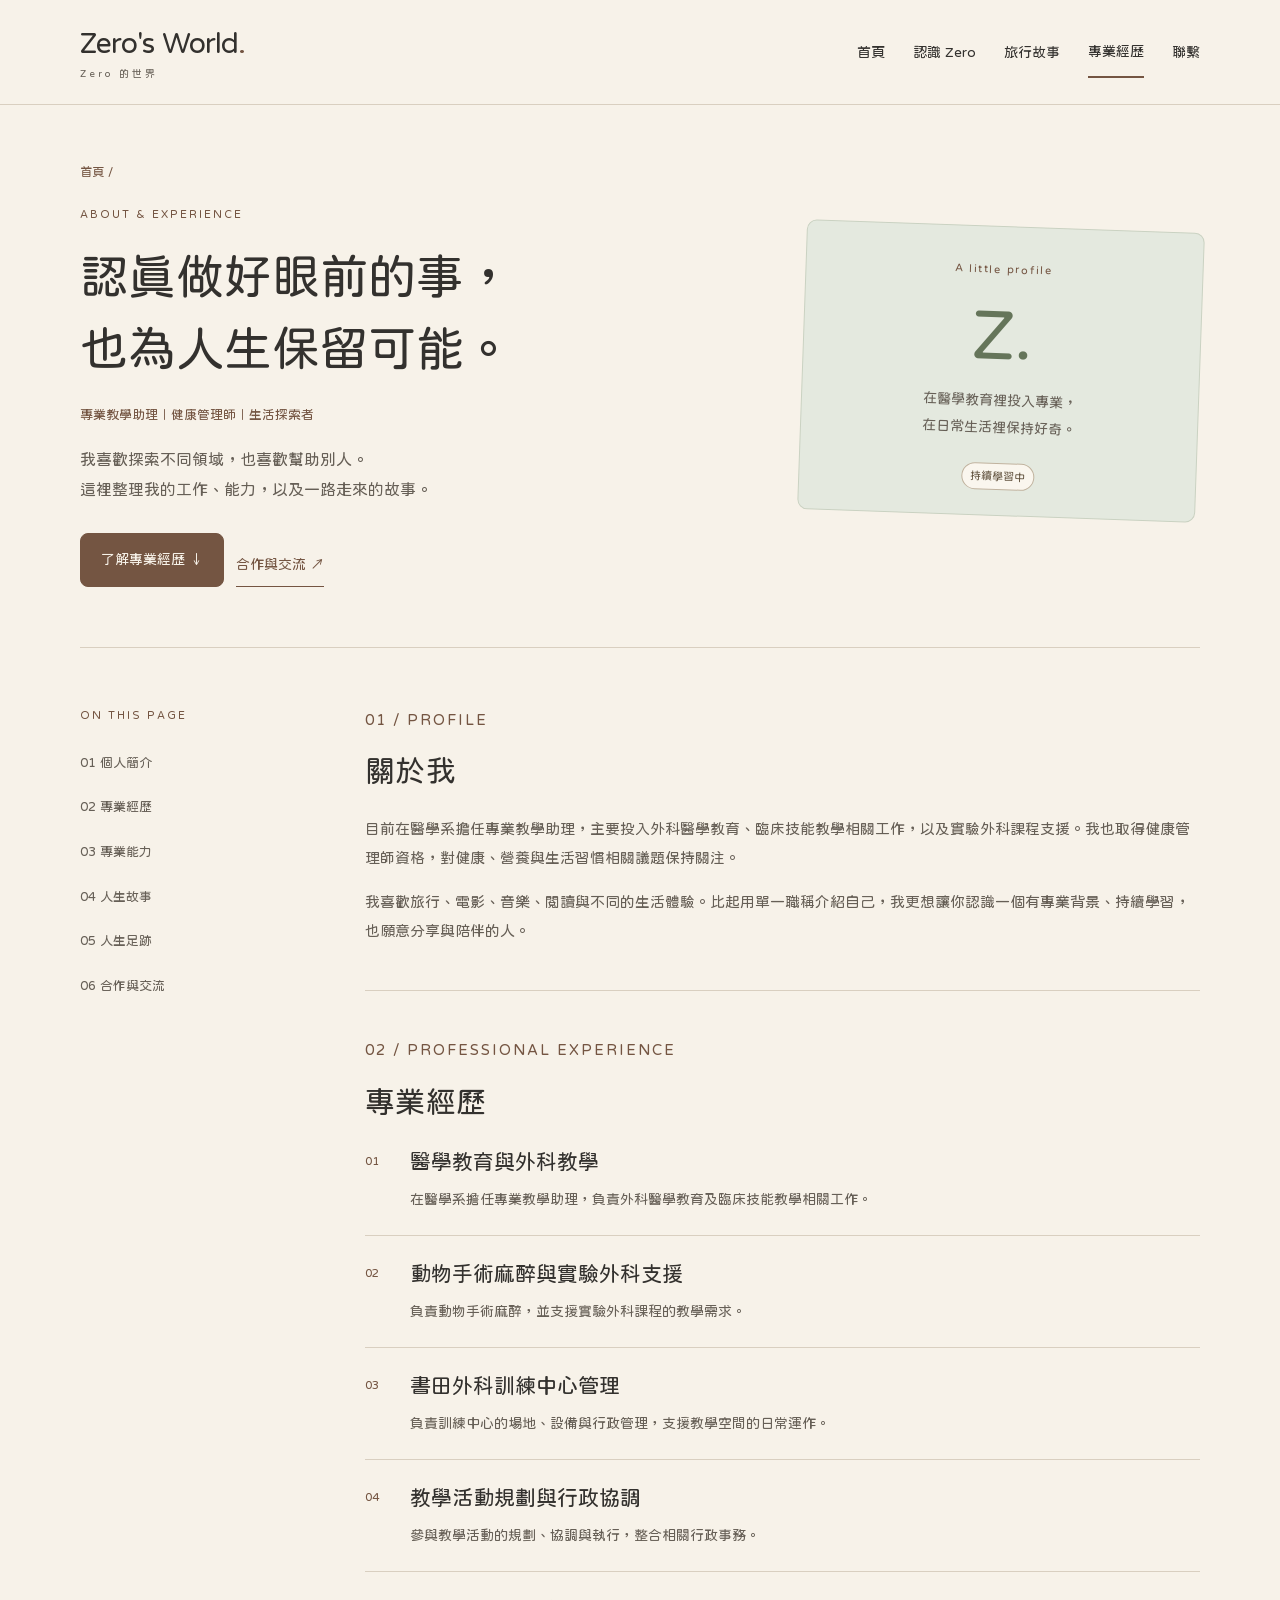
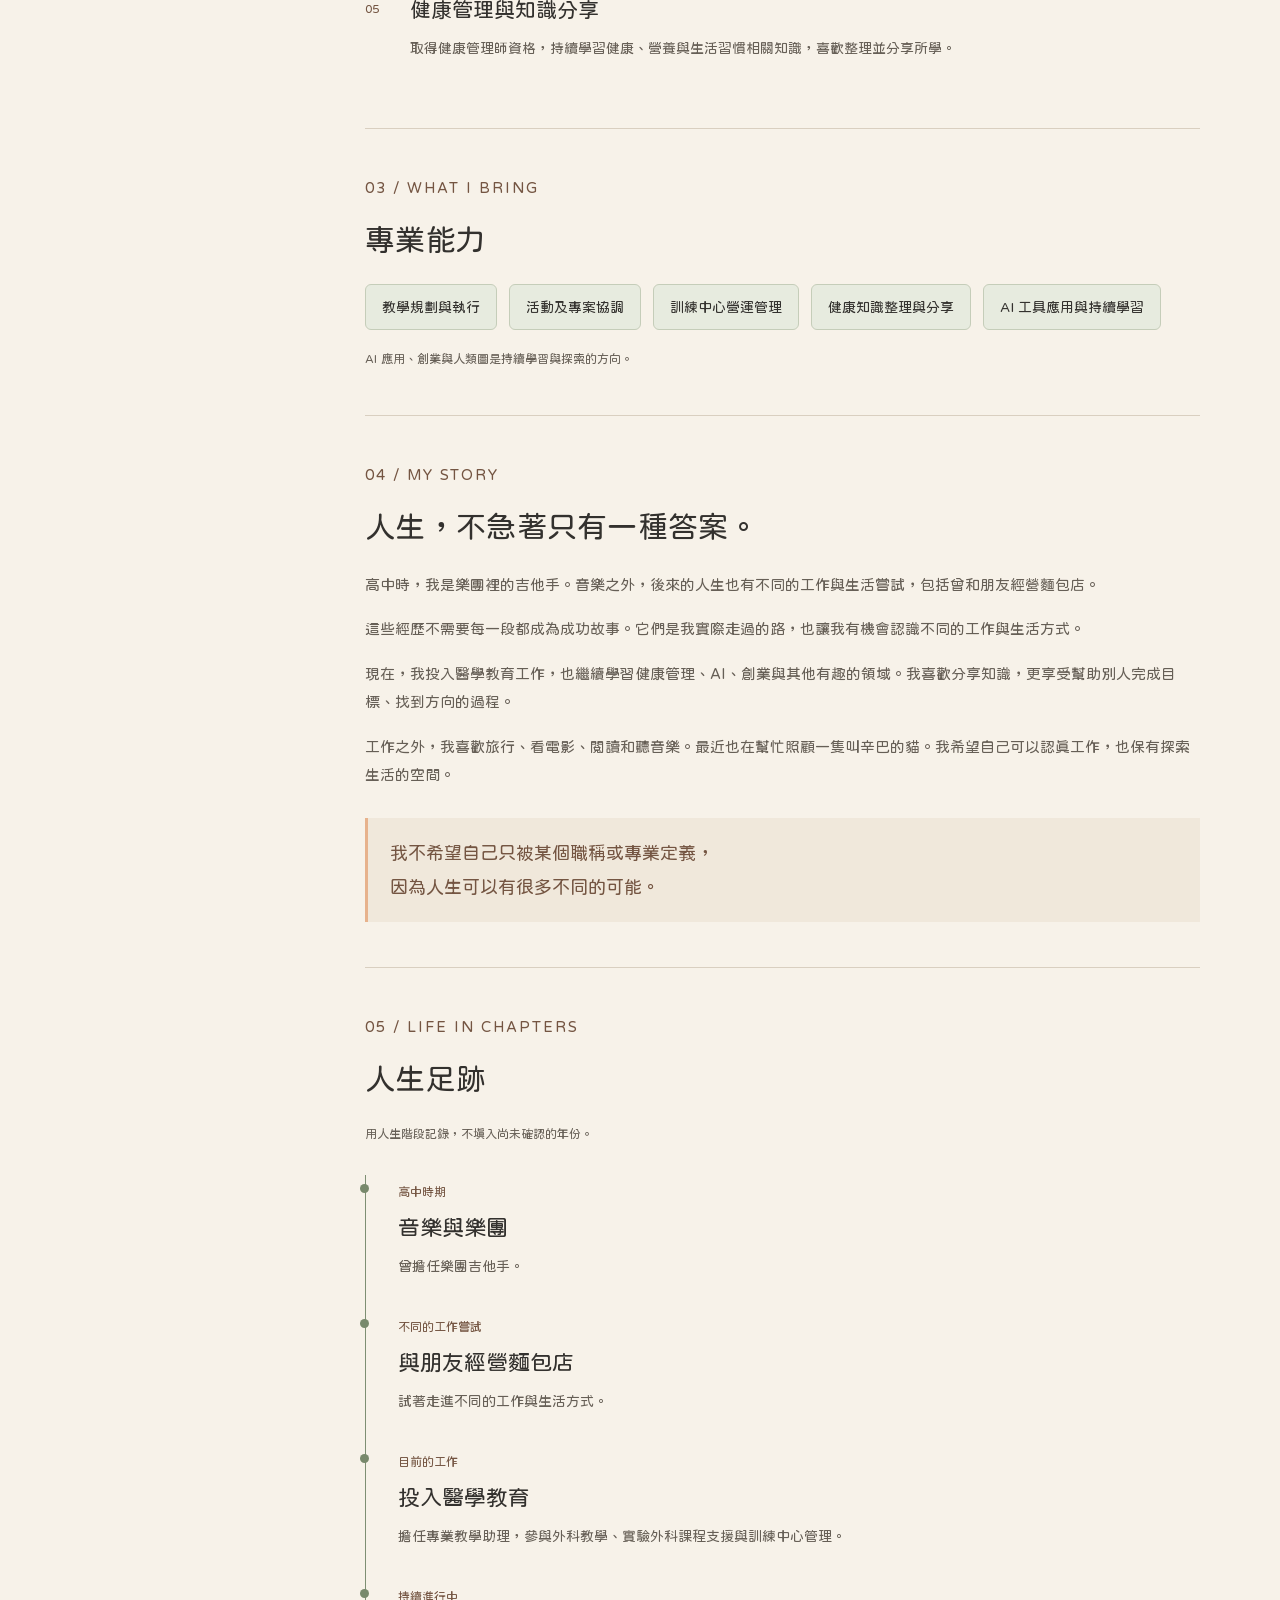
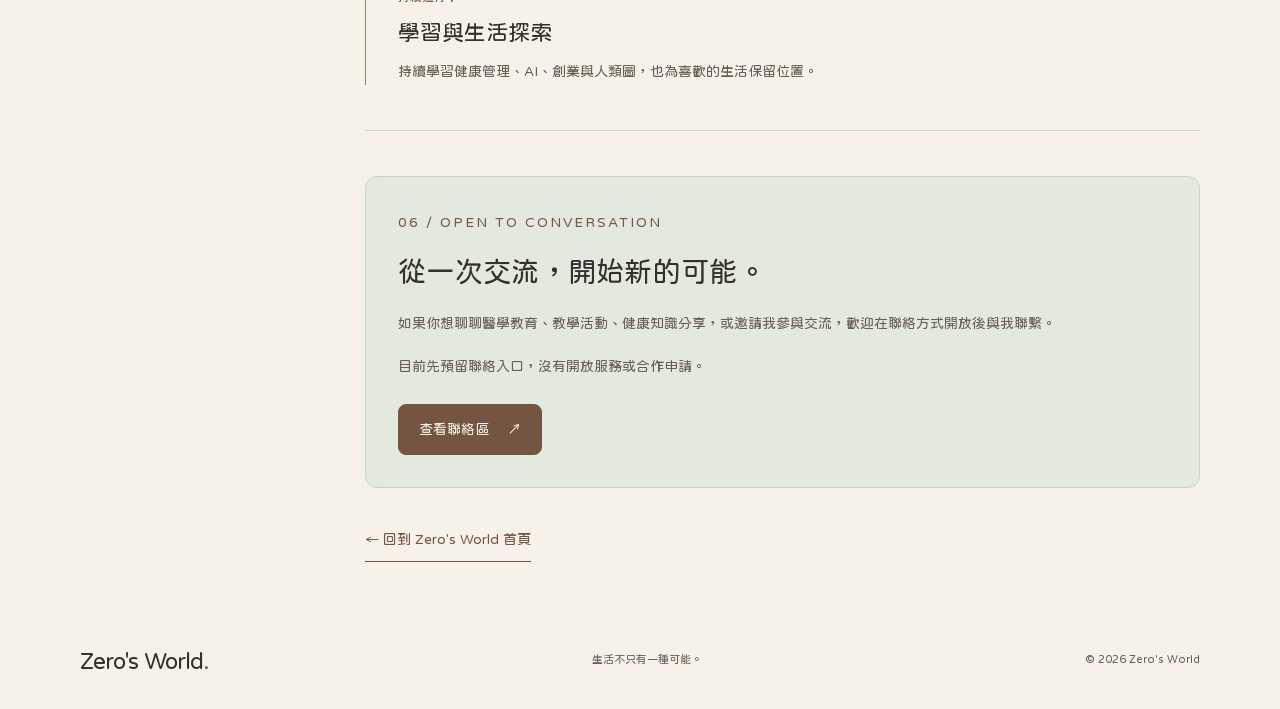
<file: experience.html>
<!doctype html>
<html lang="zh-Hant"><head><meta charset="utf-8"><meta name="viewport" content="width=device-width,initial-scale=1"><meta name="description" content="了解 Zero 的醫學教育、外科教學支援、訓練中心管理經歷，以及生活故事、持續學習與交流方向。"><meta name="theme-color" content="#F7F2E9"><title>專業經歷與個人故事｜Zero's World</title><link rel="stylesheet" href="styles.css"><script defer src="view-counter.js?v=20261124-ga4"></script><script defer src="analytics.js?v=20261124"></script><link rel="canonical" href="https://d90019ij.github.io/zeros-world/experience.html"><meta property="og:title" content="專業經歷與個人故事｜Zero's World"><meta property="og:description" content="了解 Zero 的醫學教育、外科教學支援、訓練中心管理經歷，以及生活故事、持續學習與交流方向。"><meta property="og:type" content="website"><meta property="og:url" content="https://d90019ij.github.io/zeros-world/experience.html"><meta property="og:image" content="https://d90019ij.github.io/zeros-world/images/zero-portrait-v1.webp"></head>
<body><a class="skip-link" href="#main">跳至主要內容</a><header class="site-header"><div class="container header-inner"><a class="brand" href="https://d90019ij.github.io/zeros-world/" aria-label="Zero's World 首頁">Zero's World<span>.</span><small>Zero 的世界</small></a><nav aria-label="主要導覽"><a href="https://d90019ij.github.io/zeros-world/">首頁</a><a href="https://d90019ij.github.io/zeros-world/#about">認識 Zero</a><a href="stories/">旅行故事</a><a href="experience.html" aria-current="page">專業經歷</a><a href="https://d90019ij.github.io/zeros-world/#connect">聯繫</a></nav></div></header>
<main id="main"><section class="container experience-hero"><div><a class="breadcrumb" href="https://d90019ij.github.io/zeros-world/">首頁 /</a><p class="eyebrow">About & experience</p><h1>認真做好眼前的事，<br>也為人生保留可能。</h1><p class="identity">專業教學助理｜健康管理師｜生活探索者</p><p>我喜歡探索不同領域，也喜歡幫助別人。<br>這裡整理我的工作、能力，以及一路走來的故事。</p><div class="actions"><a class="button" href="#work">了解專業經歷 ↓</a><a class="text-link" href="#collaborate">合作與交流 ↗</a></div></div><div class="profile-note"><span class="note-label">A little profile</span><span class="profile-initial" aria-hidden="true">Z.</span><p>在醫學教育裡投入專業，<br>在日常生活裡保持好奇。</p><span class="status">持續學習中</span></div></section>
<div class="container experience-layout"><aside class="page-index" aria-label="本頁導覽"><p class="eyebrow">On this page</p><a href="#profile">01 個人簡介</a><a href="#work">02 專業經歷</a><a href="#skills">03 專業能力</a><a href="#story">04 人生故事</a><a href="#journey">05 人生足跡</a><a href="#collaborate">06 合作與交流</a></aside><div class="experience-body">
<section id="profile" class="resume-section"><p class="eyebrow">01 / Profile</p><h2>關於我</h2><p>目前在醫學系擔任專業教學助理，主要投入外科醫學教育、臨床技能教學相關工作，以及實驗外科課程支援。我也取得健康管理師資格，對健康、營養與生活習慣相關議題保持關注。</p><p>我喜歡旅行、電影、音樂、閱讀與不同的生活體驗。比起用單一職稱介紹自己，我更想讓你認識一個有專業背景、持續學習，也願意分享與陪伴的人。</p></section>
<section id="work" class="resume-section"><p class="eyebrow">02 / Professional experience</p><h2>專業經歷</h2><div class="work-list">
<article><span>01</span><div><h3>醫學教育與外科教學</h3><p>在醫學系擔任專業教學助理，負責外科醫學教育及臨床技能教學相關工作。</p></div></article>
<article><span>02</span><div><h3>動物手術麻醉與實驗外科支援</h3><p>負責動物手術麻醉，並支援實驗外科課程的教學需求。</p></div></article>
<article><span>03</span><div><h3>書田外科訓練中心管理</h3><p>負責訓練中心的場地、設備與行政管理，支援教學空間的日常運作。</p></div></article>
<article><span>04</span><div><h3>教學活動規劃與行政協調</h3><p>參與教學活動的規劃、協調與執行，整合相關行政事務。</p></div></article>
<article><span>05</span><div><h3>健康管理與知識分享</h3><p>取得健康管理師資格，持續學習健康、營養與生活習慣相關知識，喜歡整理並分享所學。</p></div></article>
</div></section>
<section id="skills" class="resume-section"><p class="eyebrow">03 / What I bring</p><h2>專業能力</h2><ul class="skill-list"><li>教學規劃與執行</li><li>活動及專案協調</li><li>訓練中心營運管理</li><li>健康知識整理與分享</li><li>AI 工具應用與持續學習</li></ul><p class="helper-text">AI 應用、創業與人類圖是持續學習與探索的方向。</p></section>
<section id="story" class="resume-section"><p class="eyebrow">04 / My story</p><h2>人生，不急著只有一種答案。</h2><p>高中時，我是樂團裡的吉他手。音樂之外，後來的人生也有不同的工作與生活嘗試，包括曾和朋友經營麵包店。</p><p>這些經歷不需要每一段都成為成功故事。它們是我實際走過的路，也讓我有機會認識不同的工作與生活方式。</p><p>現在，我投入醫學教育工作，也繼續學習健康管理、AI、創業與其他有趣的領域。我喜歡分享知識，更享受幫助別人完成目標、找到方向的過程。</p><p>工作之外，我喜歡旅行、看電影、閱讀和聽音樂。最近也在幫忙照顧一隻叫辛巴的貓。我希望自己可以認真工作，也保有探索生活的空間。</p><blockquote>我不希望自己只被某個職稱或專業定義，<br>因為人生可以有很多不同的可能。</blockquote></section>
<section id="journey" class="resume-section"><p class="eyebrow">05 / Life in chapters</p><h2>人生足跡</h2><p class="helper-text">用人生階段記錄，不填入尚未確認的年份。</p><ol class="timeline"><li><span class="timeline-label">高中時期</span><h3>音樂與樂團</h3><p>曾擔任樂團吉他手。</p></li><li><span class="timeline-label">不同的工作嘗試</span><h3>與朋友經營麵包店</h3><p>試著走進不同的工作與生活方式。</p></li><li><span class="timeline-label">目前的工作</span><h3>投入醫學教育</h3><p>擔任專業教學助理，參與外科教學、實驗外科課程支援與訓練中心管理。</p></li><li><span class="timeline-label">持續進行中</span><h3>學習與生活探索</h3><p>持續學習健康管理、AI、創業與人類圖，也為喜歡的生活保留位置。</p></li></ol></section>
<section id="collaborate" class="collaborate-box"><p class="eyebrow">06 / Open to conversation</p><h2>從一次交流，開始新的可能。</h2><p>如果你想聊聊醫學教育、教學活動、健康知識分享，或邀請我參與交流，歡迎在聯絡方式開放後與我聯繫。</p><p class="helper-text">目前先預留聯絡入口，沒有開放服務或合作申請。</p><a class="button" href="https://d90019ij.github.io/zeros-world/#connect">查看聯絡區 <span aria-hidden="true">↗</span></a></section><a class="text-link return-home" href="https://d90019ij.github.io/zeros-world/">← 回到 Zero's World 首頁</a>
</div></div></main><footer class="container footer"><a class="brand footer-brand" href="https://d90019ij.github.io/zeros-world/">Zero's World<span>.</span></a><p>生活不只有一種可能。</p><small>© 2026 Zero's World</small></footer></body></html>
</file>
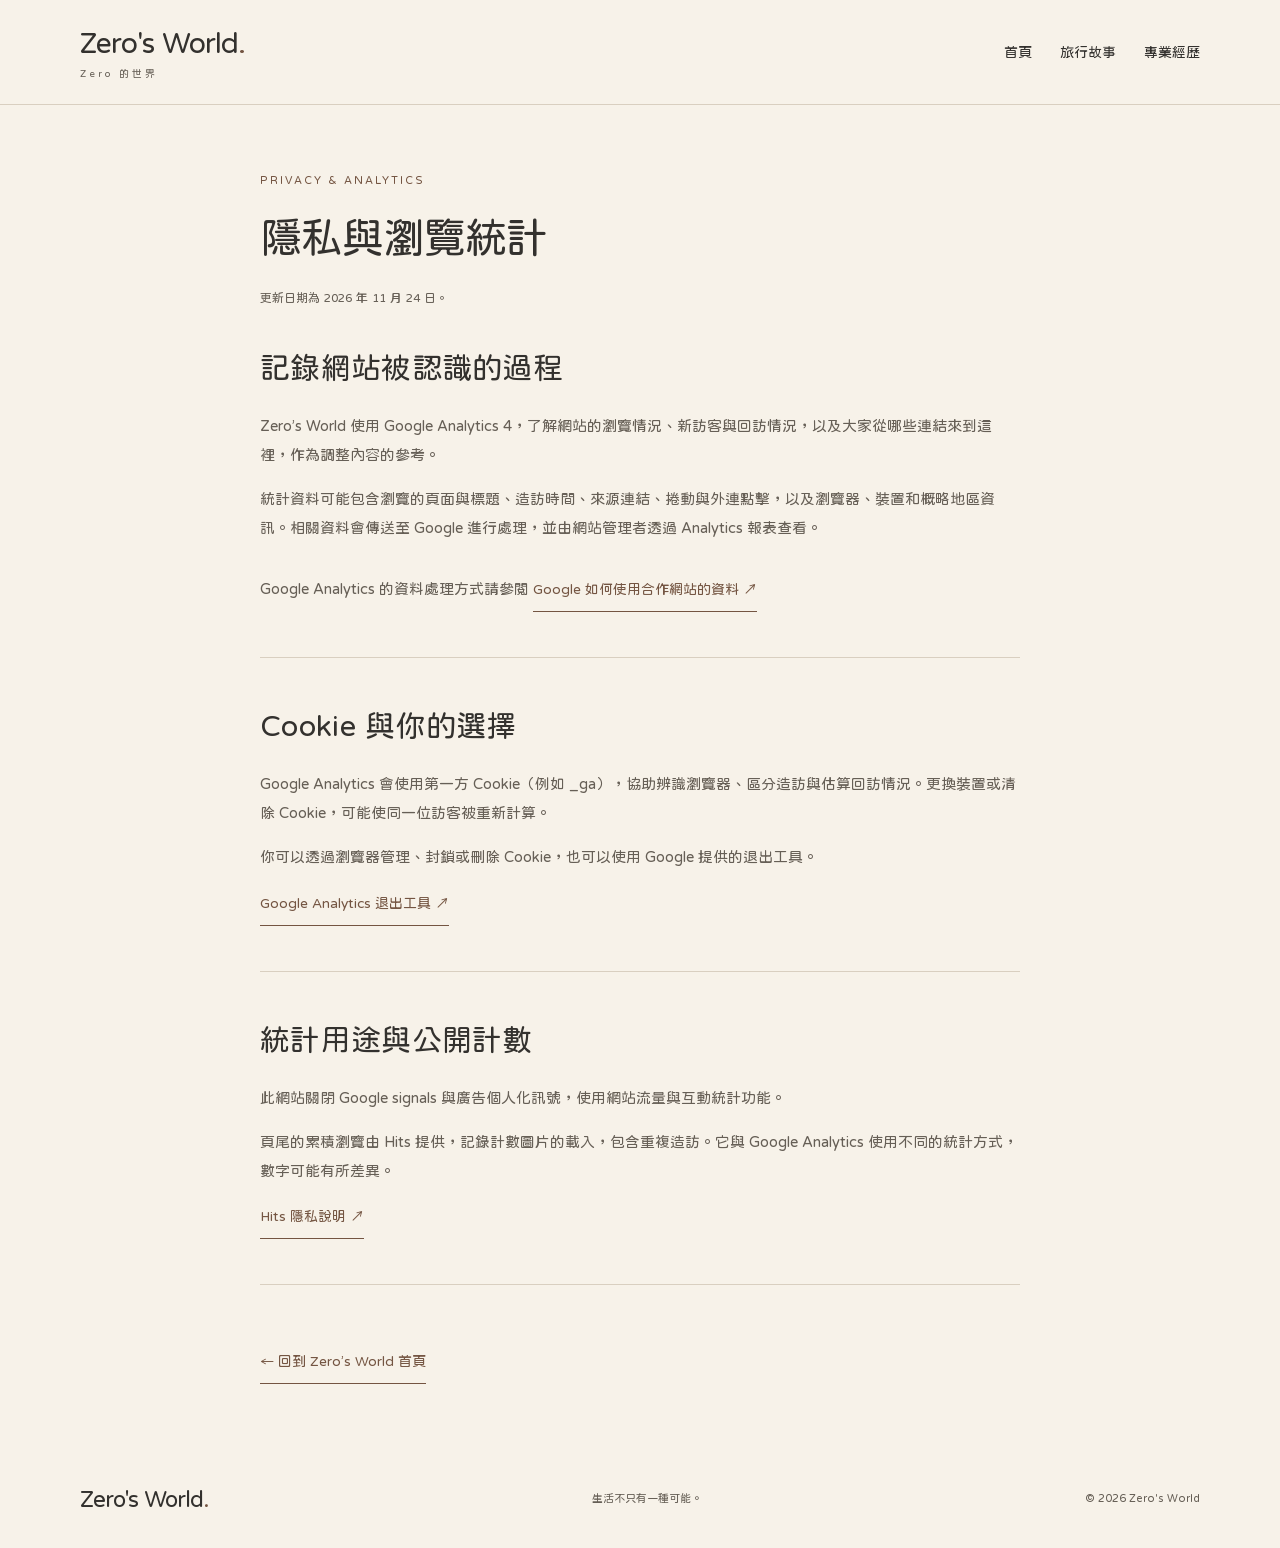
<file: privacy.html>
<!doctype html>
<html lang="zh-Hant">
<head>
  <meta charset="utf-8">
  <meta name="viewport" content="width=device-width,initial-scale=1">
  <meta name="description" content="Zero’s World 的隱私與瀏覽統計說明，包含 Google Analytics、Cookie 與訪客的選擇。">
  <meta name="theme-color" content="#F7F2E9">
  <title>隱私與瀏覽統計｜Zero’s World</title>
  <link rel="stylesheet" href="styles.css">
  <script defer src="view-counter.js?v=20261124-ga4"></script>
  <script defer src="analytics.js?v=20261124"></script>
<link rel="canonical" href="https://d90019ij.github.io/zeros-world/privacy.html"><meta property="og:title" content="隱私與瀏覽統計｜Zero’s World"><meta property="og:description" content="Zero’s World 的隱私與瀏覽統計說明，包含 Google Analytics、Cookie 與訪客的選擇。"><meta property="og:type" content="website"><meta property="og:url" content="https://d90019ij.github.io/zeros-world/privacy.html"><meta property="og:image" content="https://d90019ij.github.io/zeros-world/images/zero-portrait-v1.webp"></head>
<body>
  <a class="skip-link" href="#main">跳至主要內容</a>
  <header class="site-header">
    <div class="container header-inner">
      <a class="brand" href="https://d90019ij.github.io/zeros-world/">Zero's World<span>.</span><small>Zero 的世界</small></a>
      <nav aria-label="主要導覽">
        <a href="https://d90019ij.github.io/zeros-world/">首頁</a>
        <a href="stories/">旅行故事</a>
        <a href="experience.html">專業經歷</a>
      </nav>
    </div>
  </header>
  <main id="main" class="container section" style="max-width: 760px;">
    <p class="eyebrow">Privacy &amp; Analytics</p>
    <h1 style="font-size: clamp(30px, 5vw, 42px);">隱私與瀏覽統計</h1>
    <p class="helper-text">更新日期為 2026 年 11 月 24 日。</p>
    <section class="resume-section" style="margin-top: 36px;">
      <h2>記錄網站被認識的過程</h2>
      <p>Zero’s World 使用 Google Analytics 4，了解網站的瀏覽情況、新訪客與回訪情況，以及大家從哪些連結來到這裡，作為調整內容的參考。</p>
      <p>統計資料可能包含瀏覽的頁面與標題、造訪時間、來源連結、捲動與外連點擊，以及瀏覽器、裝置和概略地區資訊。相關資料會傳送至 Google 進行處理，並由網站管理者透過 Analytics 報表查看。</p>
      <p>Google Analytics 的資料處理方式請參閱 <a class="text-link" href="https://policies.google.com/technologies/partner-sites?hl=zh-TW" target="_blank" rel="noopener noreferrer">Google 如何使用合作網站的資料 ↗</a></p>
    </section>
    <section class="resume-section">
      <h2>Cookie 與你的選擇</h2>
      <p>Google Analytics 會使用第一方 Cookie（例如 _ga），協助辨識瀏覽器、區分造訪與估算回訪情況。更換裝置或清除 Cookie，可能使同一位訪客被重新計算。</p>
      <p>你可以透過瀏覽器管理、封鎖或刪除 Cookie，也可以使用 Google 提供的退出工具。</p>
      <a class="text-link" href="https://tools.google.com/dlpage/gaoptout?hl=zh-TW" target="_blank" rel="noopener noreferrer">Google Analytics 退出工具 ↗</a>
    </section>
    <section class="resume-section">
      <h2>統計用途與公開計數</h2>
      <p>此網站關閉 Google signals 與廣告個人化訊號，使用網站流量與互動統計功能。</p>
      <p>頁尾的累積瀏覽由 Hits 提供，記錄計數圖片的載入，包含重複造訪。它與 Google Analytics 使用不同的統計方式，數字可能有所差異。</p>
      <a class="text-link" href="https://hits.sh/privacy/" target="_blank" rel="noopener noreferrer">Hits 隱私說明 ↗</a>
    </section>
    <a class="text-link" href="https://d90019ij.github.io/zeros-world/">← 回到 Zero’s World 首頁</a>
  </main>
  <footer class="container footer">
    <a class="brand footer-brand" href="https://d90019ij.github.io/zeros-world/">Zero's World<span>.</span></a>
    <p>生活不只有一種可能。</p>
    <small>© 2026 Zero's World</small>
  </footer>
</body>
</html>
</file>
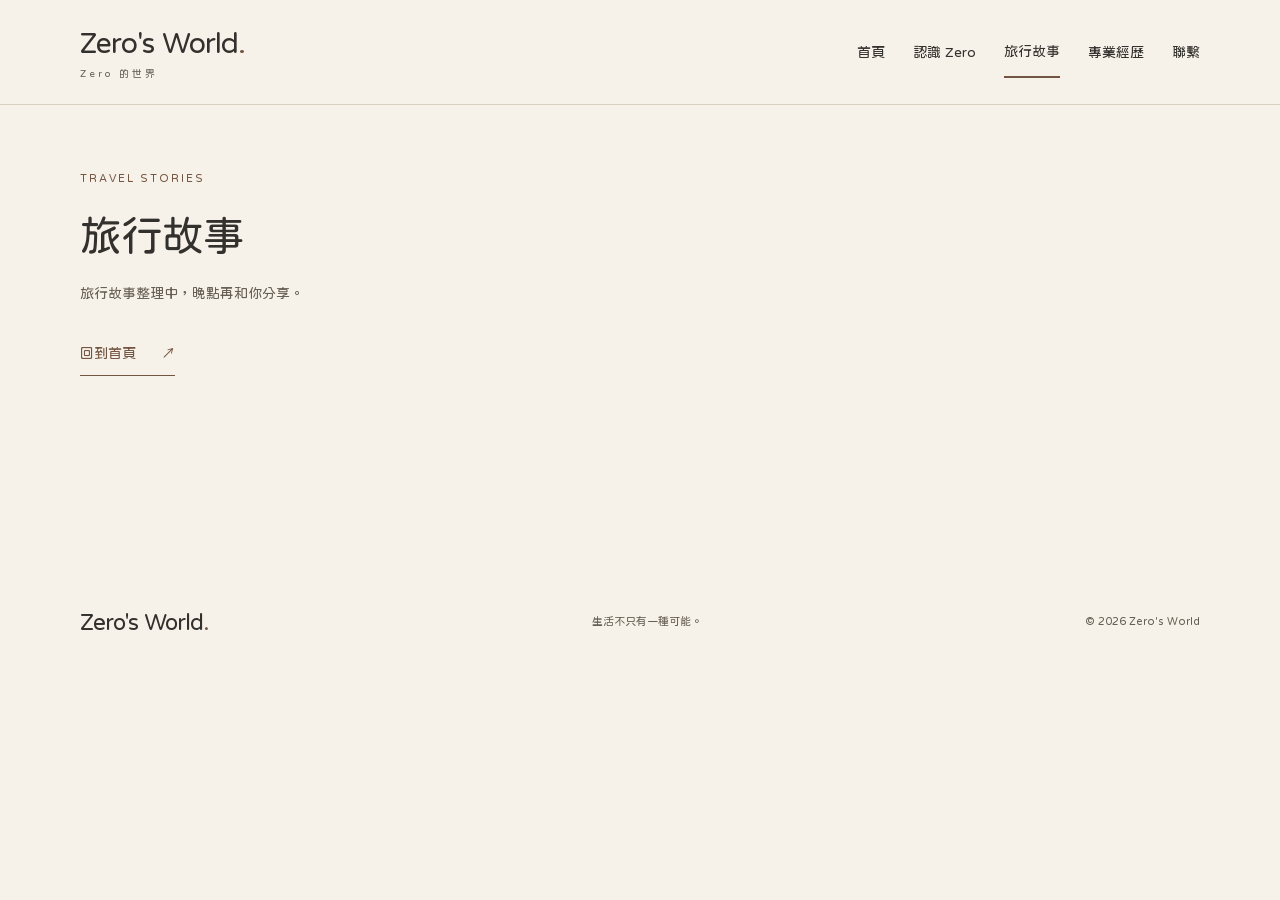
<file: stories/family/day-1.html>
<!doctype html>
<html lang="zh-Hant"><head><meta charset="utf-8"><meta name="viewport" content="width=device-width,initial-scale=1"><title>旅行故事整理中｜Zero’s World</title><meta name="description" content="旅行故事整理中，晚點再和你分享。"><meta name="robots" content="noindex, nofollow, noarchive"><meta name="theme-color" content="#F7F2E9"><link rel="canonical" href="https://d90019ij.github.io/zeros-world/stories/family/day-1.html"><meta property="og:title" content="旅行故事整理中｜Zero’s World"><meta property="og:description" content="旅行故事整理中，晚點再和你分享。"><meta property="og:type" content="website"><meta property="og:url" content="https://d90019ij.github.io/zeros-world/stories/family/day-1.html"><link rel="stylesheet" href="../../styles.css?v=maintenance-20261127"><script defer src="../../view-counter.js?v=20261124-ga4"></script><script defer src="../../analytics.js?v=20261124"></script><style>.maintenance{min-height:52vh;padding-block:64px}.maintenance h1{font-size:clamp(30px,4vw,42px)}.maintenance-note{font-size:14px;line-height:1.7;margin-top:15px}.maintenance .text-link{margin-top:26px}@media(max-width:760px){.maintenance{padding-block:42px}}</style></head>
<body><a class="skip-link" href="#main">跳至主要內容</a><header class="site-header"><div class="container header-inner"><a class="brand" href="../../" aria-label="Zero's World 首頁">Zero's World<span>.</span><small>Zero 的世界</small></a><nav aria-label="主要導覽"><a href="../../">首頁</a><a href="../../#about">認識 Zero</a><a href="../../stories/" aria-current="page">旅行故事</a><a href="../../experience.html">專業經歷</a><a href="../../#connect">聯繫</a></nav></div></header><main id="main" class="container maintenance"><p class="eyebrow">Travel stories</p><h1>旅行故事</h1><p class="maintenance-note">旅行故事整理中，晚點再和你分享。</p><a class="text-link" href="../../">回到首頁 <span aria-hidden="true">↗</span></a></main><footer class="container footer"><a class="brand footer-brand" href="../../">Zero's World<span>.</span></a><p>生活不只有一種可能。</p><small>© 2026 Zero's World</small></footer></body></html>
</file>
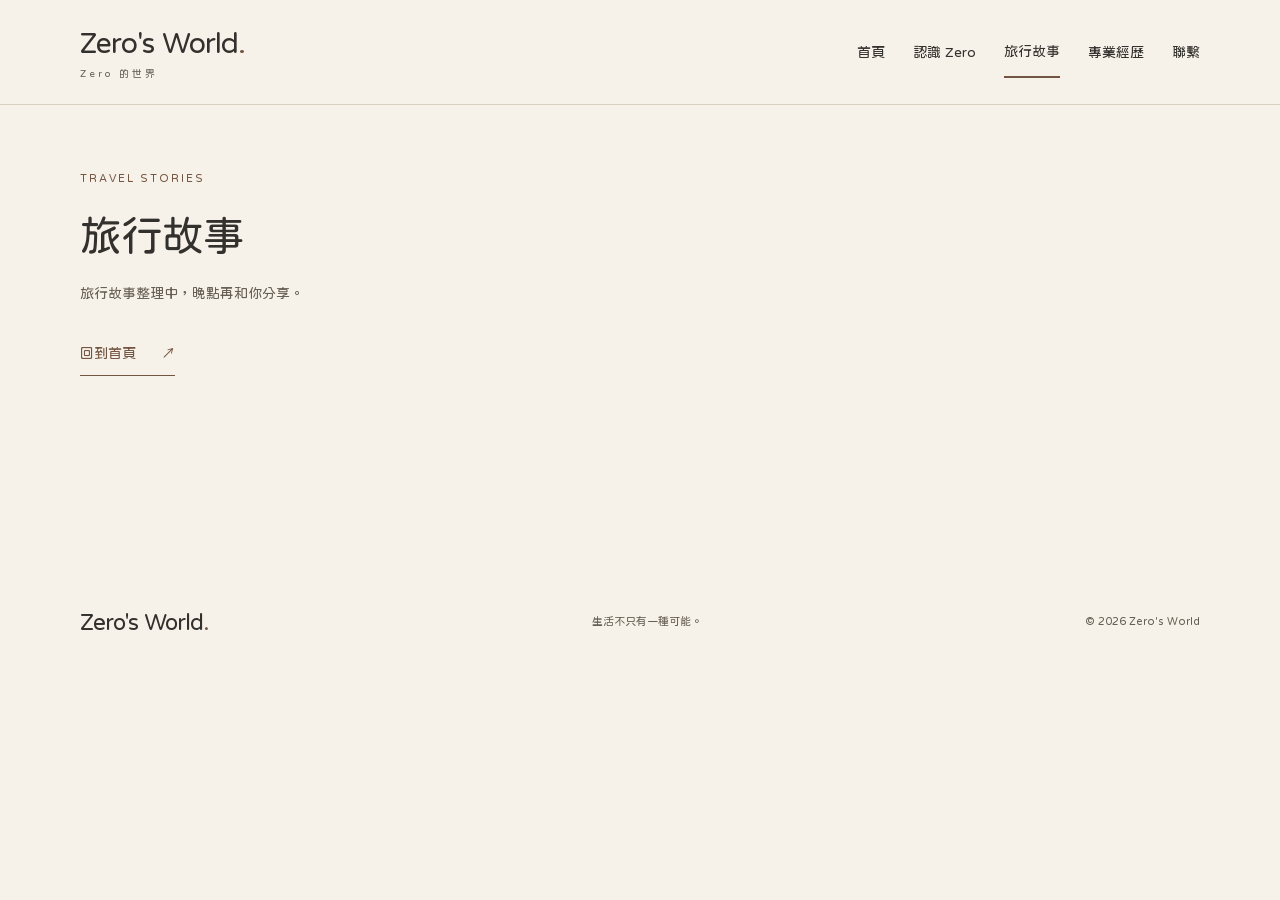
<file: stories/family/day-2.html>
<!doctype html>
<html lang="zh-Hant"><head><meta charset="utf-8"><meta name="viewport" content="width=device-width,initial-scale=1"><title>旅行故事整理中｜Zero’s World</title><meta name="description" content="旅行故事整理中，晚點再和你分享。"><meta name="robots" content="noindex, nofollow, noarchive"><meta name="theme-color" content="#F7F2E9"><link rel="canonical" href="https://d90019ij.github.io/zeros-world/stories/family/day-2.html"><meta property="og:title" content="旅行故事整理中｜Zero’s World"><meta property="og:description" content="旅行故事整理中，晚點再和你分享。"><meta property="og:type" content="website"><meta property="og:url" content="https://d90019ij.github.io/zeros-world/stories/family/day-2.html"><link rel="stylesheet" href="../../styles.css?v=maintenance-20261127"><script defer src="../../view-counter.js?v=20261124-ga4"></script><script defer src="../../analytics.js?v=20261124"></script><style>.maintenance{min-height:52vh;padding-block:64px}.maintenance h1{font-size:clamp(30px,4vw,42px)}.maintenance-note{font-size:14px;line-height:1.7;margin-top:15px}.maintenance .text-link{margin-top:26px}@media(max-width:760px){.maintenance{padding-block:42px}}</style></head>
<body><a class="skip-link" href="#main">跳至主要內容</a><header class="site-header"><div class="container header-inner"><a class="brand" href="../../" aria-label="Zero's World 首頁">Zero's World<span>.</span><small>Zero 的世界</small></a><nav aria-label="主要導覽"><a href="../../">首頁</a><a href="../../#about">認識 Zero</a><a href="../../stories/" aria-current="page">旅行故事</a><a href="../../experience.html">專業經歷</a><a href="../../#connect">聯繫</a></nav></div></header><main id="main" class="container maintenance"><p class="eyebrow">Travel stories</p><h1>旅行故事</h1><p class="maintenance-note">旅行故事整理中，晚點再和你分享。</p><a class="text-link" href="../../">回到首頁 <span aria-hidden="true">↗</span></a></main><footer class="container footer"><a class="brand footer-brand" href="../../">Zero's World<span>.</span></a><p>生活不只有一種可能。</p><small>© 2026 Zero's World</small></footer></body></html>
</file>
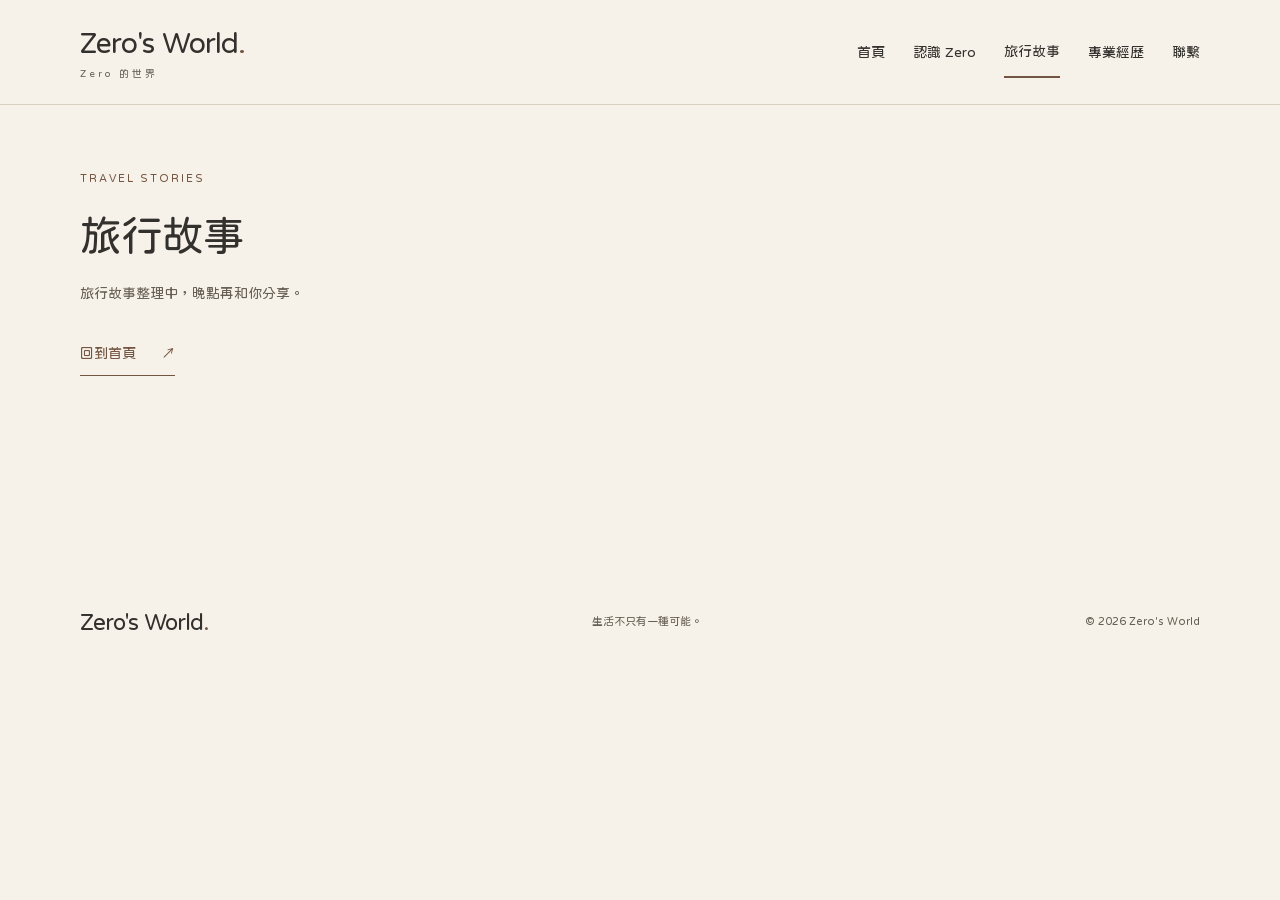
<file: stories/family/day-3.html>
<!doctype html>
<html lang="zh-Hant"><head><meta charset="utf-8"><meta name="viewport" content="width=device-width,initial-scale=1"><title>旅行故事整理中｜Zero’s World</title><meta name="description" content="旅行故事整理中，晚點再和你分享。"><meta name="robots" content="noindex, nofollow, noarchive"><meta name="theme-color" content="#F7F2E9"><link rel="canonical" href="https://d90019ij.github.io/zeros-world/stories/family/day-3.html"><meta property="og:title" content="旅行故事整理中｜Zero’s World"><meta property="og:description" content="旅行故事整理中，晚點再和你分享。"><meta property="og:type" content="website"><meta property="og:url" content="https://d90019ij.github.io/zeros-world/stories/family/day-3.html"><link rel="stylesheet" href="../../styles.css?v=maintenance-20261127"><script defer src="../../view-counter.js?v=20261124-ga4"></script><script defer src="../../analytics.js?v=20261124"></script><style>.maintenance{min-height:52vh;padding-block:64px}.maintenance h1{font-size:clamp(30px,4vw,42px)}.maintenance-note{font-size:14px;line-height:1.7;margin-top:15px}.maintenance .text-link{margin-top:26px}@media(max-width:760px){.maintenance{padding-block:42px}}</style></head>
<body><a class="skip-link" href="#main">跳至主要內容</a><header class="site-header"><div class="container header-inner"><a class="brand" href="../../" aria-label="Zero's World 首頁">Zero's World<span>.</span><small>Zero 的世界</small></a><nav aria-label="主要導覽"><a href="../../">首頁</a><a href="../../#about">認識 Zero</a><a href="../../stories/" aria-current="page">旅行故事</a><a href="../../experience.html">專業經歷</a><a href="../../#connect">聯繫</a></nav></div></header><main id="main" class="container maintenance"><p class="eyebrow">Travel stories</p><h1>旅行故事</h1><p class="maintenance-note">旅行故事整理中，晚點再和你分享。</p><a class="text-link" href="../../">回到首頁 <span aria-hidden="true">↗</span></a></main><footer class="container footer"><a class="brand footer-brand" href="../../">Zero's World<span>.</span></a><p>生活不只有一種可能。</p><small>© 2026 Zero's World</small></footer></body></html>
</file>
<file: styles.css>
@font-face{font-family:Huninn;src:url("jf-openhuninn.ttf") format("truetype");font-style:normal;font-weight:400;font-display:swap}
:root{--cream:#F7F2E9;--apricot:#E7B28C;--sage:#A7B6A0;--coffee:#745542;--ink:#33312E;--muted:#665f56;--line:#d9cfc0;--font:Huninn,"Microsoft JhengHei","PingFang TC",sans-serif}
*{box-sizing:border-box}body{margin:0;background:var(--cream);color:var(--ink);font:16px/1.9 var(--font);overflow-wrap:anywhere}h1,h2,h3,p,figure{margin:0}h1,h2,h3{font-weight:400;line-height:1.5;text-wrap:balance}h1{font-size:clamp(38px,5.2vw,66px);letter-spacing:-1px}h2{font-size:clamp(27px,3vw,36px);letter-spacing:.3px}h3{font-size:22px}p{color:var(--muted)}p+p{margin-top:16px}a{color:inherit;text-decoration:none}a,button{-webkit-tap-highlight-color:transparent}a:focus-visible,button:focus-visible{outline:3px solid var(--coffee);outline-offset:5px}a:hover{color:var(--coffee)}.container{width:min(1120px,calc(100% - 64px));margin-inline:auto}.skip-link{position:fixed;top:8px;left:8px;z-index:10;padding:10px 20px;background:var(--ink);color:white;transform:translateY(-180%)}.skip-link:focus{transform:none}.preview-note{padding:7px 15px;text-align:center;background:#ebe5d9;font-size:11px;letter-spacing:.5px;color:var(--coffee)}.header-inner{min-height:104px;display:flex;align-items:center;justify-content:space-between;gap:24px}.site-header{border-bottom:1px solid var(--line)}.brand{display:inline-block;font-size:29px;letter-spacing:-1px;line-height:1.3;flex-shrink:0}.brand span{color:var(--coffee)}.brand small{display:block;margin-top:5px;font-size:10px;letter-spacing:3px;color:var(--muted)}nav{display:flex;gap:28px;align-items:center}nav a{font-size:14px;padding:12px 0;min-height:44px}nav [aria-current=page]{border-bottom:2px solid var(--coffee)}.eyebrow{font-size:11px;letter-spacing:2px;color:var(--coffee);text-transform:uppercase;margin-bottom:14px}.hero{display:grid;grid-template-columns:1.3fr 1fr;gap:65px;align-items:center;padding-block:64px 70px}.hero-subtitle{font-size:27px;color:var(--coffee);margin-top:6px}.accent{color:var(--coffee)}.identity{font-size:13px;color:var(--coffee);margin-top:18px;line-height:2}.identity span{color:#9e8c7b}.hero-intro{margin-top:24px;max-width:570px;font-size:15px}.hero-intro p+p{margin-top:12px}.actions{display:flex;flex-wrap:wrap;gap:12px;margin-top:28px}.button{min-height:48px;display:inline-flex;align-items:center;justify-content:center;gap:18px;padding:11px 20px;background:var(--coffee);color:var(--cream);border:1px solid var(--coffee);border-radius:8px;font-size:14px}.button:hover{background:#5d4334;color:var(--cream)}.button.secondary{background:transparent;color:var(--coffee)}.button.secondary:hover{background:#ede2d4}.text-link{display:inline-flex;align-items:center;gap:25px;min-height:44px;border-bottom:1px solid var(--coffee);font-size:14px;color:var(--coffee);margin-top:10px}.portrait-frame{position:relative;padding:0 8px 0 12px;max-width:420px;width:100%;justify-self:end}.photo-slot{position:relative;background:#e3e7db;color:#535f4c;display:flex;align-items:center;justify-content:center;flex-direction:column;overflow:hidden;isolation:isolate}.photo-slot.portrait{aspect-ratio:4/4.8;border-radius:160px 160px 12px 12px;border:1px solid #c2cbb9;min-height:0}.portrait-drawing{width:54%;max-height:230px;fill:none;stroke:#76846a;stroke-width:1.2;margin-bottom:10px}.photo-slot span{font-size:14px;padding:0 12px;text-align:center}.photo-slot small{font-size:11px;margin-top:5px}.photo-slot img{height:100%;width:100%;object-fit:cover;position:absolute;inset:0}.portrait-frame figcaption{font-size:12px;display:flex;gap:10px;align-items:center;padding:16px 0;color:var(--coffee)}.little-dot{width:7px;height:7px;border-radius:50%;background:#778967}.portrait-tag{position:absolute;right:-15px;bottom:65px;background:#f1d8bf;color:var(--coffee);font-size:13px;padding:9px 18px;transform:rotate(-5deg);border:1px solid #dcbfa3;border-radius:3px}.section{padding-block:66px}.section-heading{display:flex;justify-content:space-between;gap:24px;align-items:flex-end;margin-bottom:30px}.section-aside{font-size:13px;line-height:1.8;text-align:right;flex-shrink:0}.world-section{border-top:1px solid var(--line);padding-top:48px}.world-grid{display:grid;grid-template-columns:repeat(3,minmax(0,1fr));gap:20px}.world-card{border-radius:12px;padding:28px 26px;min-width:0;border:1px solid #d9cab8}.world-card.life{background:#f2e1d0}.world-card.explore{background:#e4e9df;border-color:#cdd5c6}.world-card.together{background:#eeebe2;border-color:#d8d0c0}.card-index{display:block;font-size:11px;color:var(--coffee);letter-spacing:.5px}.line-icon{width:52px;height:52px;fill:none;stroke:var(--coffee);stroke-width:1.3;margin:24px 0 13px;display:block}.world-card p{font-size:14px;margin-top:12px}.card-note{display:block;margin-top:25px;padding-top:16px;border-top:1px solid #c6baaa;font-size:12px;color:var(--coffee)}.about-section{margin-top:10px;background:#eee8dc;border-block:1px solid var(--line)}.about-layout{display:grid;grid-template-columns:.95fr 1.25fr;gap:85px}.margin-note{font-size:12px;color:var(--coffee);margin-top:25px;letter-spacing:.5px}.about-copy{font-size:15px}.social-grid{display:grid;grid-template-columns:repeat(3,minmax(0,1fr));gap:16px}.social-item{display:flex;align-items:center;gap:14px;padding:24px 18px;border:1px solid var(--line);border-radius:10px;min-width:0;flex-wrap:wrap}.social-item h3{font-size:19px}.social-item p{font-size:12px;margin-top:3px}.social-mark{width:35px;flex-shrink:0;font-size:31px;color:var(--coffee);line-height:1;text-align:center}.social-mark.small{font-size:13px}.status{font-size:11px;line-height:1.6;padding:4px 8px;border:1px solid #c1b39f;border-radius:20px;color:#62533f;white-space:nowrap;display:inline-block;width:fit-content;background:#faf6ee}.social-item .status{margin-left:auto;font-size:10px}.social-item .text-link{font-size:12px}.helper-text{font-size:12px;color:var(--muted);margin-top:18px;line-height:1.85}.join-section{padding-top:15px}.join-grid{display:grid;grid-template-columns:repeat(2,minmax(0,1fr));gap:16px}.join-card{padding:25px;border:1px solid var(--line);border-radius:10px;background:#fbf8f2}.join-card h3{font-size:20px;margin-top:20px}.join-card p{font-size:13px;margin-top:10px}.brand-tags{padding-block:26px;border-block:1px solid var(--line);display:flex;justify-content:space-between;gap:16px;color:var(--coffee);font-size:14px}.footer{display:flex;align-items:center;justify-content:space-between;gap:20px;padding-block:34px}.footer-brand{font-size:23px}.footer p,.footer small{font-size:11px;color:var(--muted)}section[id]{scroll-margin-top:24px}.experience-hero{padding-block:50px 60px;display:grid;grid-template-columns:1.65fr 1fr;gap:65px;align-items:center;border-bottom:1px solid var(--line)}.breadcrumb{font-size:12px;color:var(--coffee);display:inline-block;min-height:44px}.experience-hero h1{font-size:clamp(32px,3.9vw,48px);line-height:1.5;letter-spacing:0}.experience-hero .identity{margin-bottom:16px}.profile-note{background:#e4e9df;border:1px solid #cad2c2;border-radius:10px;min-height:290px;text-align:center;padding:25px;transform:rotate(2deg)}.note-label{font-size:11px;letter-spacing:1.5px;color:var(--coffee)}.profile-initial{display:block;font-size:70px;color:#65755a;line-height:1.5}.profile-note p{font-size:14px;margin-bottom:18px}.experience-layout{display:grid;grid-template-columns:210px minmax(0,1fr);gap:75px;padding-top:58px}.page-index{position:sticky;top:25px;align-self:start}.page-index a{display:block;font-size:13px;padding:10px 0;min-height:44px;color:var(--muted)}.page-index a:hover{color:var(--coffee);text-decoration:underline;text-underline-offset:5px}.experience-body{min-width:0}.resume-section{padding-bottom:45px;margin-bottom:45px;border-bottom:1px solid var(--line)}.resume-section h2{font-size:30px;margin-bottom:22px}.resume-section p{font-size:15px}.resume-section .helper-text{font-size:12px}.work-list article{display:grid;grid-template-columns:30px minmax(0,1fr);gap:15px;padding:22px 0;border-top:1px solid var(--line)}.work-list article:first-child{border-top:0;padding-top:0}.work-list article>span{font-size:12px;color:var(--coffee);padding-top:4px}.work-list h3{font-size:21px;margin-bottom:9px}.work-list p{font-size:14px}.skill-list{padding:0;list-style:none;display:flex;flex-wrap:wrap;gap:12px}.skill-list li{background:#e7ebdf;border:1px solid #c5cdb9;padding:9px 16px;border-radius:6px;font-size:14px}blockquote{margin:28px 0 0;border-left:3px solid var(--apricot);padding:18px 22px;background:#f0e8db;color:var(--coffee);font-size:18px}.timeline{list-style:none;padding:0 0 0 26px;margin:30px 0 0;border-left:1px solid #7e8f73}.timeline li{position:relative;padding:0 0 30px 6px}.timeline li:last-child{padding-bottom:0}.timeline li:before{content:"";position:absolute;left:-32px;top:9px;width:9px;height:9px;background:#78896c;border-radius:50%}.timeline-label{font-size:12px;color:var(--coffee)}.timeline h3{font-size:22px;margin:6px 0 9px}.timeline p{font-size:14px}.collaborate-box{padding:32px;background:#e4e9df;border-radius:12px;border:1px solid #cbd2c2}.collaborate-box h2{font-size:28px;margin-bottom:18px}.collaborate-box p{font-size:14px}.collaborate-box .button{margin-top:24px}.return-home{margin:30px 0 50px}
@media(min-width:761px) and (max-width:1000px){.container{width:calc(100% - 48px)}.hero{gap:35px;grid-template-columns:1.2fr 1fr}.social-grid{grid-template-columns:1fr}.social-item{padding:18px 22px}.about-layout{gap:40px}.experience-layout{gap:35px;grid-template-columns:170px minmax(0,1fr)}.experience-hero{gap:35px}.world-card{padding:22px 20px}}
@media(max-width:760px){.container{width:calc(100% - 36px)}.header-inner{display:block;padding-block:20px 8px;min-height:0}.brand{font-size:26px}.brand small{font-size:10px;margin-top:4px}nav{gap:0;justify-content:space-between;margin-top:14px}nav a{font-size:13px;padding:10px 0}.hero{display:flex;flex-direction:column;gap:35px;padding-block:38px 40px;align-items:stretch}.hero h1{font-size:44px;letter-spacing:-1px}.hero-subtitle{font-size:25px}.identity{font-size:12px;margin-top:15px}.hero-intro{font-size:15px;margin-top:22px}.hero-intro p+p{margin-top:12px}.actions{gap:10px}.button{padding:11px 16px;font-size:13px;gap:12px}.portrait-frame{max-width:330px;margin-inline:auto;padding-inline:8px}.photo-slot.portrait{aspect-ratio:1/1.04}.portrait-drawing{max-height:185px}.portrait-tag{right:-4px;bottom:60px;font-size:12px}.section{padding-block:40px}.section-heading{display:block;margin-bottom:24px}.section-aside{margin-top:14px;text-align:left;font-size:12px}.section-aside br{display:none}.world-grid{grid-template-columns:1fr;gap:14px}.world-card{padding:24px;position:relative}.line-icon{position:absolute;right:24px;top:18px;width:38px;height:38px;margin:0}.world-card h3{margin-top:25px}.world-card p{max-width:95%;margin-top:8px}.card-note{margin-top:20px;padding-top:12px}.about-layout{display:block}.about-copy{margin-top:26px}.margin-note{margin-top:16px}.about-layout h2 br{display:none}.social-grid,.join-grid{grid-template-columns:1fr}.social-item{padding:20px}.social-item h3{font-size:20px}.social-item .status{font-size:11px}.join-section{padding-top:0}.join-card{padding:24px}.join-card h3{margin-top:15px}.join-card p{margin-top:8px}.brand-tags{flex-wrap:wrap;gap:8px 18px;font-size:12px;padding-block:22px}.footer{display:block;padding-block:26px}.footer p{margin-top:12px}.footer small{display:block;margin-top:6px}.experience-hero{grid-template-columns:1fr;padding-block:28px 38px;gap:30px}.experience-hero h1{font-size:34px}.profile-note{min-height:0;max-width:100%;transform:none;padding:24px}.profile-initial{font-size:55px}.experience-layout{display:block;padding-top:28px}.page-index{position:static;margin-bottom:36px;padding-bottom:20px;border-bottom:1px solid var(--line);display:grid;grid-template-columns:repeat(2,minmax(0,1fr));gap:0 10px}.page-index .eyebrow{grid-column:1/-1;margin-bottom:5px}.page-index a{font-size:12px}.resume-section{padding-bottom:30px;margin-bottom:32px}.resume-section h2{font-size:28px}.work-list article{gap:8px;grid-template-columns:24px minmax(0,1fr)}.work-list h3{font-size:20px}.skill-list{gap:9px}.skill-list li{font-size:13px;padding:8px 12px}blockquote{font-size:16px;padding:16px}.collaborate-box{padding:25px}.collaborate-box h2{font-size:26px}}
@media(max-width:360px){.hero h1{font-size:39px}.hero .actions{display:grid}.identity{font-size:11px}.status{white-space:normal}.social-item{gap:10px;padding:17px 13px}.social-mark{width:27px}.social-item h3{font-size:18px}.brand-tags{display:block}.brand-tags span{display:block}.experience-hero h1{font-size:30px}}
@media(prefers-reduced-motion:no-preference){html{scroll-behavior:smooth}.button,.text-link,nav a{transition:background .18s,color .18s}.hero-copy{animation:arrive .45s ease both}@keyframes arrive{from{opacity:.3;transform:translateY(8px)}to{opacity:1;transform:none}}}


/* 關於我的生活插畫 */
.cat-memories { margin-top: 48px; padding-top: 32px; border-top: 1px solid var(--line); }
.cat-memories > h3 { font-size: 25px; margin-bottom: 24px; }
.cat-gallery { display: grid; grid-template-columns: repeat(2, minmax(0, 1fr)); gap: 24px; }
.cat-gallery figure { min-width: 0; }
.cat-gallery img { display: block; width: 100%; height: auto; aspect-ratio: 4 / 3; border: 1px solid var(--line); border-radius: 10px; }
.cat-gallery figcaption { padding-top: 14px; }
.cat-gallery strong { font-size: 17px; font-weight: 400; color: var(--coffee); }
.cat-gallery p { font-size: 13px; margin-top: 7px; }
@media(max-width:760px) {
  .cat-memories { margin-top: 30px; padding-top: 25px; }
  .cat-gallery { grid-template-columns: 1fr; gap: 28px; }
}

/* Travel story entry */
.travel-feature{display:grid;grid-template-columns:minmax(0,.85fr) minmax(0,1.15fr);gap:48px;align-items:center;background:#efeadd;border-radius:22px;overflow:hidden}.travel-photo{display:block}.travel-photo img{display:block;width:100%;height:480px;object-fit:cover;object-position:center 48%}.travel-copy{padding:35px 45px 35px 0}.travel-copy h3{font-size:clamp(25px,3vw,36px);line-height:1.5;margin:15px 0}.travel-copy p{line-height:1.9}.travel-copy .button{margin-top:18px}@media(max-width:700px){.travel-feature{grid-template-columns:1fr;gap:0}.travel-photo img{height:360px}.travel-copy{padding:26px}.site-header nav{flex-wrap:wrap}}

/* Travel introduction and growing story collection */
.travel-intro-layout{display:grid;grid-template-columns:.95fr 1.25fr;gap:85px}.travel-intro-copy{font-size:15px}.travel-intro-copy .text-link{margin-top:24px}.story-index-intro{padding:65px 0 48px;max-width:780px}.story-index-intro h1{font-size:clamp(34px,4.5vw,52px)}.story-index-intro>p:last-child{margin-top:24px;font-size:16px}.story-index-list{display:grid;gap:32px;padding-bottom:25px}@media(max-width:760px){.travel-intro-layout{display:block}.travel-intro-copy{margin-top:26px}.travel-intro h2 br{display:none}.story-index-intro{padding:38px 0 32px}.story-index-intro h1{font-size:36px}.story-index-intro>p:last-child{font-size:15px}.story-index-intro>p:last-child br{display:none}}

/* Journey overview and daily story timeline */
.travel-copy h2{font-size:clamp(28px,3vw,36px);line-height:1.4;margin:14px 0}.journey-intro{max-width:760px;padding:38px 0 32px}.journey-intro>.text-link{margin-bottom:28px}.journey-intro h1{font-size:clamp(36px,5vw,54px);margin:10px 0 18px}.journey-intro>p{line-height:1.7}.journey-intro .journey-invite{font-size:14px;color:var(--muted);margin-top:14px}.journey-timeline{list-style:none;padding:0 0 0 64px;margin:0 0 36px;position:relative}.journey-timeline:before{content:"";position:absolute;left:20px;top:24px;bottom:70px;width:1px;background:var(--line)}.journey-stop{position:relative;margin:0 0 26px}.journey-number{position:absolute;left:-64px;top:26px;width:42px;height:42px;border:1px solid var(--line);border-radius:50%;display:grid;place-items:center;background:var(--cream);color:var(--coffee);font-size:16px}.journey-card{display:grid;grid-template-columns:minmax(210px,.8fr) minmax(0,1.2fr);gap:30px;background:#efeadd;border-radius:16px;overflow:hidden;align-items:center}.journey-photo{display:block}.journey-photo img{width:100%;height:340px;object-fit:cover;object-position:center 48%;display:block}.journey-copy{padding:24px 30px 24px 0}.journey-copy h2{font-size:27px;line-height:1.4;margin:10px 0 14px}.journey-copy>p{line-height:1.7}.journey-copy .text-link{margin-top:18px}.journey-pending{padding:24px 30px;border:1px dashed var(--line);border-radius:16px}.journey-pending h2{font-size:24px;margin:8px 0}.journey-pending>p:last-child{font-size:14px;margin-top:10px}@media(max-width:700px){.journey-intro{padding:28px 0}.journey-timeline{padding-left:42px}.journey-timeline:before{left:14px}.journey-number{left:-42px;width:30px;height:30px;font-size:12px;top:20px}.journey-card{grid-template-columns:1fr;gap:0}.journey-photo img{height:290px}.journey-copy{padding:22px}.journey-copy h2{font-size:25px}.journey-pending{padding:22px}.journey-intro>.text-link{margin-bottom:22px}}
</file>
